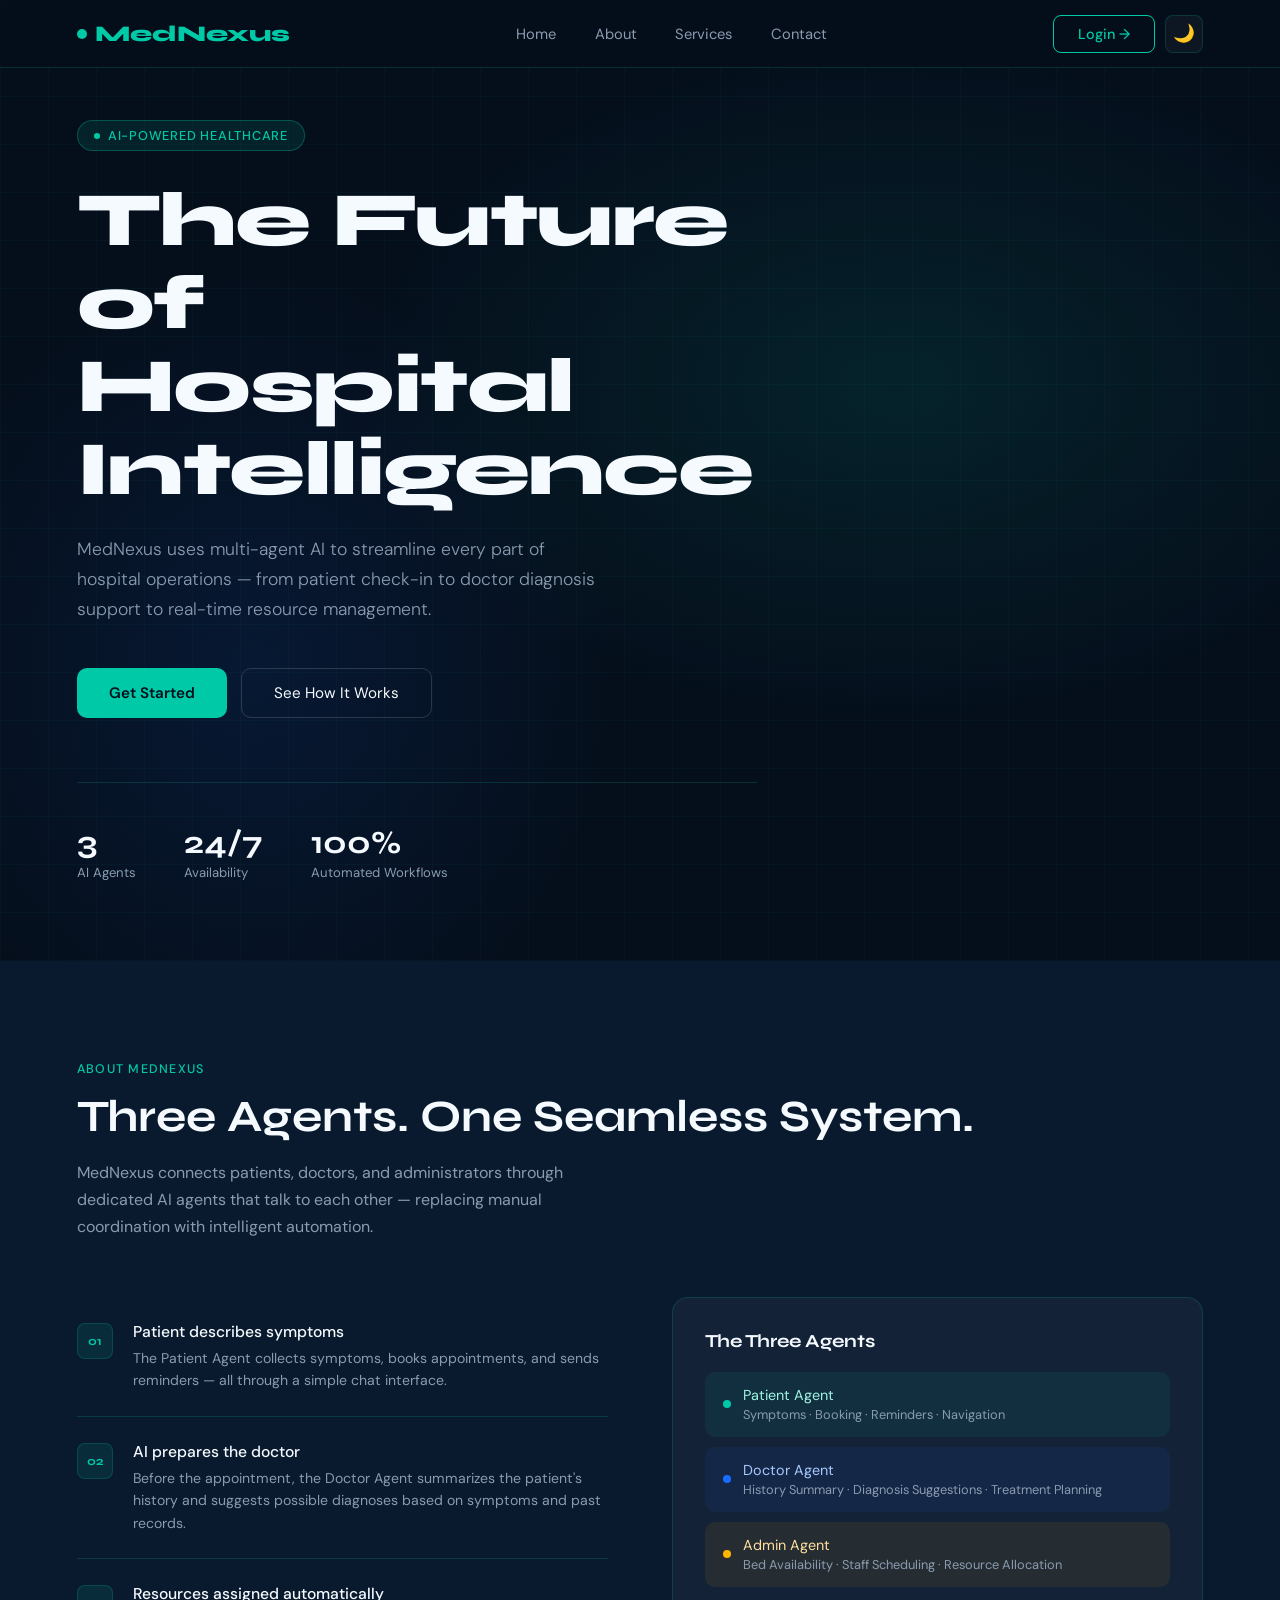
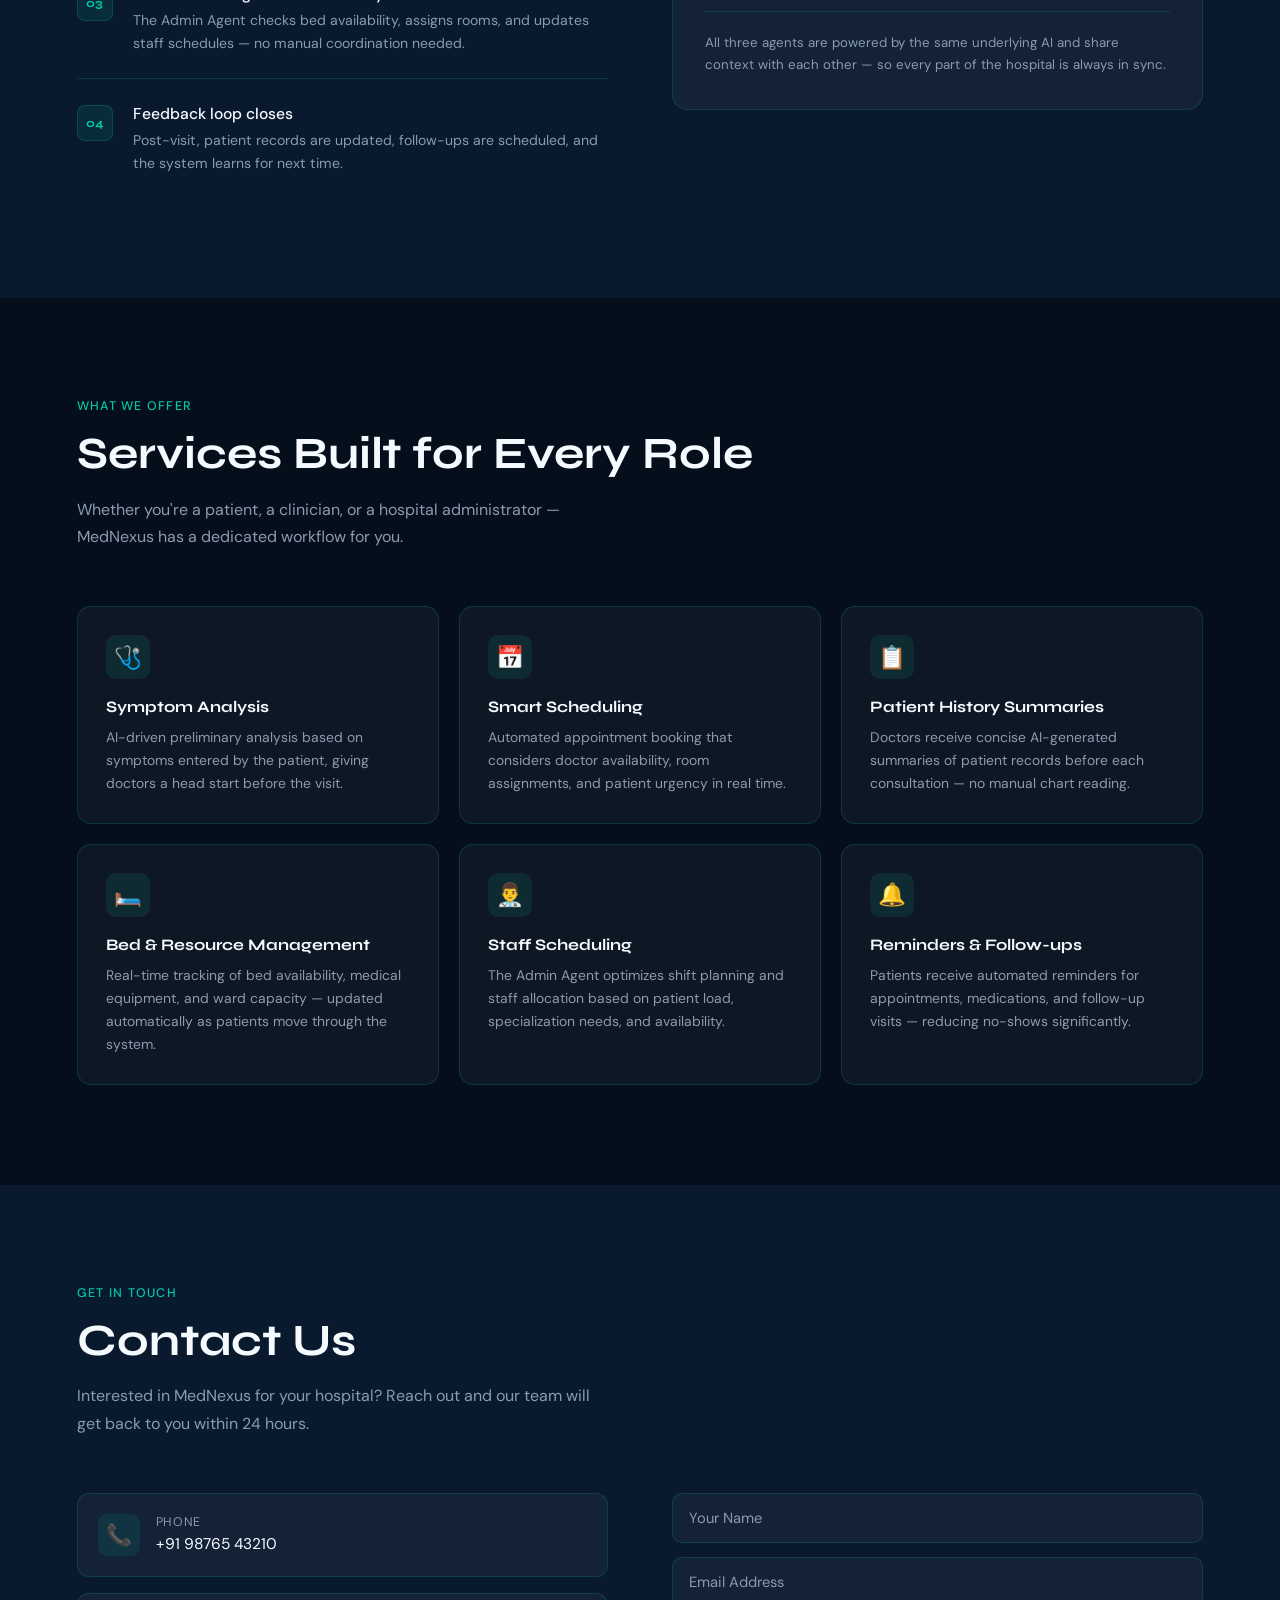
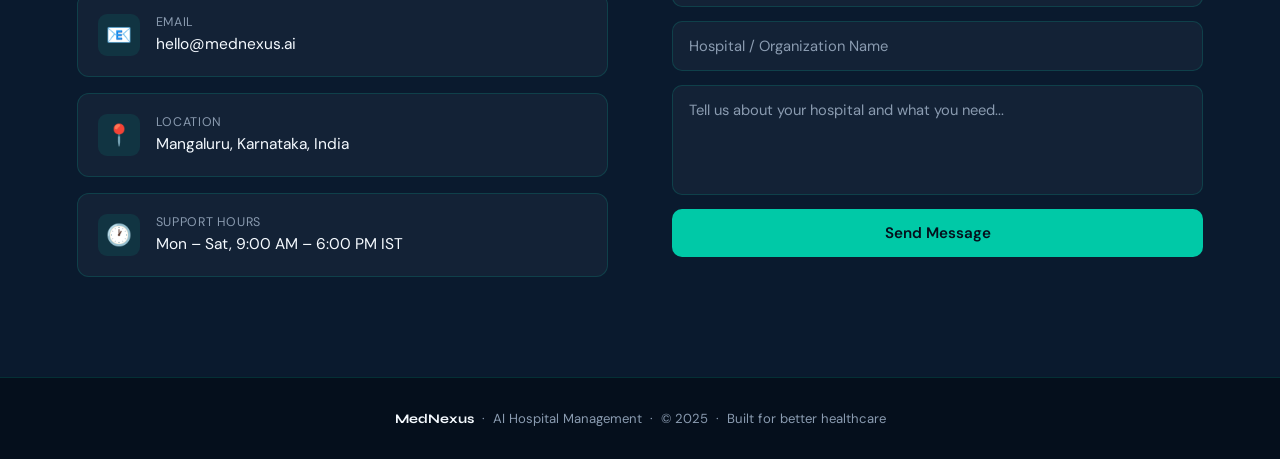
<file: index.html>
<!DOCTYPE html>
<html lang="en">
<head>
<meta charset="UTF-8">
<meta name="viewport" content="width=device-width, initial-scale=1.0">
<title>MedNexus — AI Hospital Management</title>
<link href="https://fonts.googleapis.com/css2?family=Syne:wght@400;600;700;800&family=DM+Sans:ital,wght@0,300;0,400;0,500;1,300&display=swap" rel="stylesheet">
<link rel="stylesheet" href="style.css">
</head>
<body>

<!-- NAV -->
<nav>
  <a href="#home" class="logo"><span class="logo-dot"></span> MedNexus</a>
  <ul class="nav-links">
    <li><a href="#home">Home</a></li>
    <li><a href="#about">About</a></li>
    <li><a href="#services">Services</a></li>
    <li><a href="#contact">Contact</a></li>
  </ul>
  <div class="nav-right">
    <button class="btn-login" onclick="openLogin()">Login →</button>
    <button class="theme-toggle" id="themeToggle" onclick="toggleTheme()" title="Toggle theme">🌙</button>
  </div>
</nav>

<!-- HERO -->
<section id="home">
  <div class="hero-bg"></div>
  <div class="hero-grid"></div>
  <div class="hero-content">
    <div class="hero-badge"><span></span> AI-Powered Healthcare</div>
    <h1>The Future of<br>Hospital Intelligence</h1>
    <p class="hero-sub">MedNexus uses multi-agent AI to streamline every part of hospital operations — from patient check-in to doctor diagnosis support to real-time resource management.</p>
    <div class="hero-cta">
      <button class="btn-primary" onclick="document.getElementById('about').scrollIntoView({behavior:'smooth'})">Get Started</button>
      <button class="btn-outline" onclick="document.getElementById('services').scrollIntoView({behavior:'smooth'})">See How It Works</button>
    </div>
    <div class="hero-stats">
      <div><div class="stat-val">3</div><div class="stat-label">AI Agents</div></div>
      <div><div class="stat-val">24/7</div><div class="stat-label">Availability</div></div>
      <div><div class="stat-val">100%</div><div class="stat-label">Automated Workflows</div></div>
    </div>
  </div>
</section>

<!-- ABOUT -->
<section id="about">
  <div class="section-tag">About MedNexus</div>
  <h2 class="section-title">Three Agents. One Seamless System.</h2>
  <p class="section-sub">MedNexus connects patients, doctors, and administrators through dedicated AI agents that talk to each other — replacing manual coordination with intelligent automation.</p>
  <div class="about-grid">
    <div class="flow-steps">
      <div class="flow-step">
        <div class="step-num">01</div>
        <div><div class="step-title">Patient describes symptoms</div><div class="step-desc">The Patient Agent collects symptoms, books appointments, and sends reminders — all through a simple chat interface.</div></div>
      </div>
      <div class="flow-step">
        <div class="step-num">02</div>
        <div><div class="step-title">AI prepares the doctor</div><div class="step-desc">Before the appointment, the Doctor Agent summarizes the patient's history and suggests possible diagnoses based on symptoms and past records.</div></div>
      </div>
      <div class="flow-step">
        <div class="step-num">03</div>
        <div><div class="step-title">Resources assigned automatically</div><div class="step-desc">The Admin Agent checks bed availability, assigns rooms, and updates staff schedules — no manual coordination needed.</div></div>
      </div>
      <div class="flow-step">
        <div class="step-num">04</div>
        <div><div class="step-title">Feedback loop closes</div><div class="step-desc">Post-visit, patient records are updated, follow-ups are scheduled, and the system learns for next time.</div></div>
      </div>
    </div>
    <div class="about-card">
      <h3>The Three Agents</h3>
      <div class="agent-pill patient"><span class="dot"></span><div><div>Patient Agent</div><div class="agent-desc">Symptoms · Booking · Reminders · Navigation</div></div></div>
      <div class="agent-pill doctor"><span class="dot"></span><div><div>Doctor Agent</div><div class="agent-desc">History Summary · Diagnosis Suggestions · Treatment Planning</div></div></div>
      <div class="agent-pill admin"><span class="dot"></span><div><div>Admin Agent</div><div class="agent-desc">Bed Availability · Staff Scheduling · Resource Allocation</div></div></div>
      <div class="about-note">All three agents are powered by the same underlying AI and share context with each other — so every part of the hospital is always in sync.</div>
    </div>
  </div>
</section>

<!-- SERVICES -->
<section id="services">
  <div class="section-tag">What We Offer</div>
  <h2 class="section-title">Services Built for Every Role</h2>
  <p class="section-sub">Whether you're a patient, a clinician, or a hospital administrator — MedNexus has a dedicated workflow for you.</p>
  <div class="services-grid">
    <div class="service-card"><div class="service-icon">🩺</div><div class="service-title">Symptom Analysis</div><div class="service-desc">AI-driven preliminary analysis based on symptoms entered by the patient, giving doctors a head start before the visit.</div></div>
    <div class="service-card"><div class="service-icon">📅</div><div class="service-title">Smart Scheduling</div><div class="service-desc">Automated appointment booking that considers doctor availability, room assignments, and patient urgency in real time.</div></div>
    <div class="service-card"><div class="service-icon">📋</div><div class="service-title">Patient History Summaries</div><div class="service-desc">Doctors receive concise AI-generated summaries of patient records before each consultation — no manual chart reading.</div></div>
    <div class="service-card"><div class="service-icon">🛏️</div><div class="service-title">Bed & Resource Management</div><div class="service-desc">Real-time tracking of bed availability, medical equipment, and ward capacity — updated automatically as patients move through the system.</div></div>
    <div class="service-card"><div class="service-icon">👨‍⚕️</div><div class="service-title">Staff Scheduling</div><div class="service-desc">The Admin Agent optimizes shift planning and staff allocation based on patient load, specialization needs, and availability.</div></div>
    <div class="service-card"><div class="service-icon">🔔</div><div class="service-title">Reminders & Follow-ups</div><div class="service-desc">Patients receive automated reminders for appointments, medications, and follow-up visits — reducing no-shows significantly.</div></div>
  </div>
</section>

<!-- CONTACT -->
<section id="contact">
  <div class="section-tag">Get In Touch</div>
  <h2 class="section-title">Contact Us</h2>
  <p class="section-sub">Interested in MedNexus for your hospital? Reach out and our team will get back to you within 24 hours.</p>
  <div class="contact-grid">
    <div class="contact-info-block">
      <div class="contact-item"><div class="contact-icon">📞</div><div><div class="contact-label">Phone</div><div class="contact-val">+91 98765 43210</div></div></div>
      <div class="contact-item"><div class="contact-icon">📧</div><div><div class="contact-label">Email</div><div class="contact-val">hello@mednexus.ai</div></div></div>
      <div class="contact-item"><div class="contact-icon">📍</div><div><div class="contact-label">Location</div><div class="contact-val">Mangaluru, Karnataka, India</div></div></div>
      <div class="contact-item"><div class="contact-icon">🕐</div><div><div class="contact-label">Support Hours</div><div class="contact-val">Mon – Sat, 9:00 AM – 6:00 PM IST</div></div></div>
    </div>
    <div class="contact-form">
      <input type="text" placeholder="Your Name">
      <input type="email" placeholder="Email Address">
      <input type="text" placeholder="Hospital / Organization Name">
      <textarea placeholder="Tell us about your hospital and what you need..."></textarea>
      <button class="btn-primary">Send Message</button>
    </div>
  </div>
</section>

<!-- FOOTER -->
<footer>
  <span class="footer-logo">MedNexus</span> &nbsp;·&nbsp; AI Hospital Management &nbsp;·&nbsp; © 2025 &nbsp;·&nbsp; Built for better healthcare
</footer>

<!-- LOGIN MODAL -->
<div class="modal-overlay" id="loginModal" onclick="handleOverlayClick(event)">
  <div class="modal">
    <button class="modal-close" onclick="closeLogin()">×</button>

    <!-- SCREEN 1: Role Selection -->
    <div id="screen-role">
      <h2>Welcome to MedNexus</h2>
      <p class="modal-sub">Select your role to continue</p>
      <div class="role-cards">
        <a href="#" class="role-card patient" onclick="selectRole('patient'); return false;">
          <span class="role-emoji">🧑‍🦽</span>
          <div><div class="role-name">Patient</div><div class="role-hint">Book appointments, track health</div></div>
          <span class="role-arrow">→</span>
        </a>
        <a href="#" class="role-card doctor" onclick="selectRole('doctor'); return false;">
          <span class="role-emoji">👨‍⚕️</span>
          <div><div class="role-name">Doctor</div><div class="role-hint">View patient queue, diagnose</div></div>
          <span class="role-arrow">→</span>
        </a>
        <a href="#" class="role-card admin" onclick="selectRole('admin'); return false;">
          <span class="role-emoji">🏥</span>
          <div><div class="role-name">Administrator</div><div class="role-hint">Manage resources, staff, beds</div></div>
          <span class="role-arrow">→</span>
        </a>
      </div>
    </div>

    <!-- SCREEN 2: Patient Login / Register -->
    <div id="screen-patient" style="display:none;">
      <button class="modal-back" onclick="showScreen('role')">← Back</button>
      <h2>Patient Portal</h2>
      <p class="modal-sub">Login or create a new account</p>
      <div class="auth-tabs">
        <button class="auth-tab active" id="tab-login" onclick="switchTab('login')">Login</button>
        <button class="auth-tab" id="tab-register" onclick="switchTab('register')">Register</button>
      </div>
      <div id="form-login">
        <input type="email" id="patient-login-email" placeholder="Email address" />
        <input type="password" id="patient-login-password" placeholder="Password" />
        <div id="patient-login-error" class="auth-error"></div>
        <button class="btn-primary full-width" onclick="patientLogin()">Login →</button>
      </div>
      <div id="form-register" style="display:none;">
        <input type="text" id="patient-reg-name" placeholder="Full name" />
        <input type="text" id="patient-reg-age" placeholder="Age" />
        <input type="email" id="patient-reg-email" placeholder="Email address" />
        <input type="password" id="patient-reg-password" placeholder="Password" />
        <div id="patient-reg-error" class="auth-error"></div>
        <button class="btn-primary full-width" onclick="patientRegister()">Create Account →</button>
      </div>
    </div>

    <!-- SCREEN 3: Doctor Password -->
    <div id="screen-doctor" style="display:none;">
      <button class="modal-back" onclick="showScreen('role')">← Back</button>
      <h2>Doctor Portal</h2>
      <p class="modal-sub">Enter your access password to continue</p>
      <input type="password" id="doctor-password" placeholder="Enter password" />
      <div id="doctor-error" class="auth-error"></div>
      <button class="btn-primary full-width" onclick="doctorLogin()">Access Portal →</button>
    </div>

    <!-- SCREEN 4: Admin Password -->
    <div id="screen-admin" style="display:none;">
      <button class="modal-back" onclick="showScreen('role')">← Back</button>
      <h2>Admin Portal</h2>
      <p class="modal-sub">Enter your access password to continue</p>
      <input type="password" id="admin-password" placeholder="Enter password" />
      <div id="admin-error" class="auth-error"></div>
      <button class="btn-primary full-width" onclick="adminLogin()">Access Portal →</button>
    </div>

  </div>
</div>

<script src="script.js"></script>
</body>
</html>
</file>
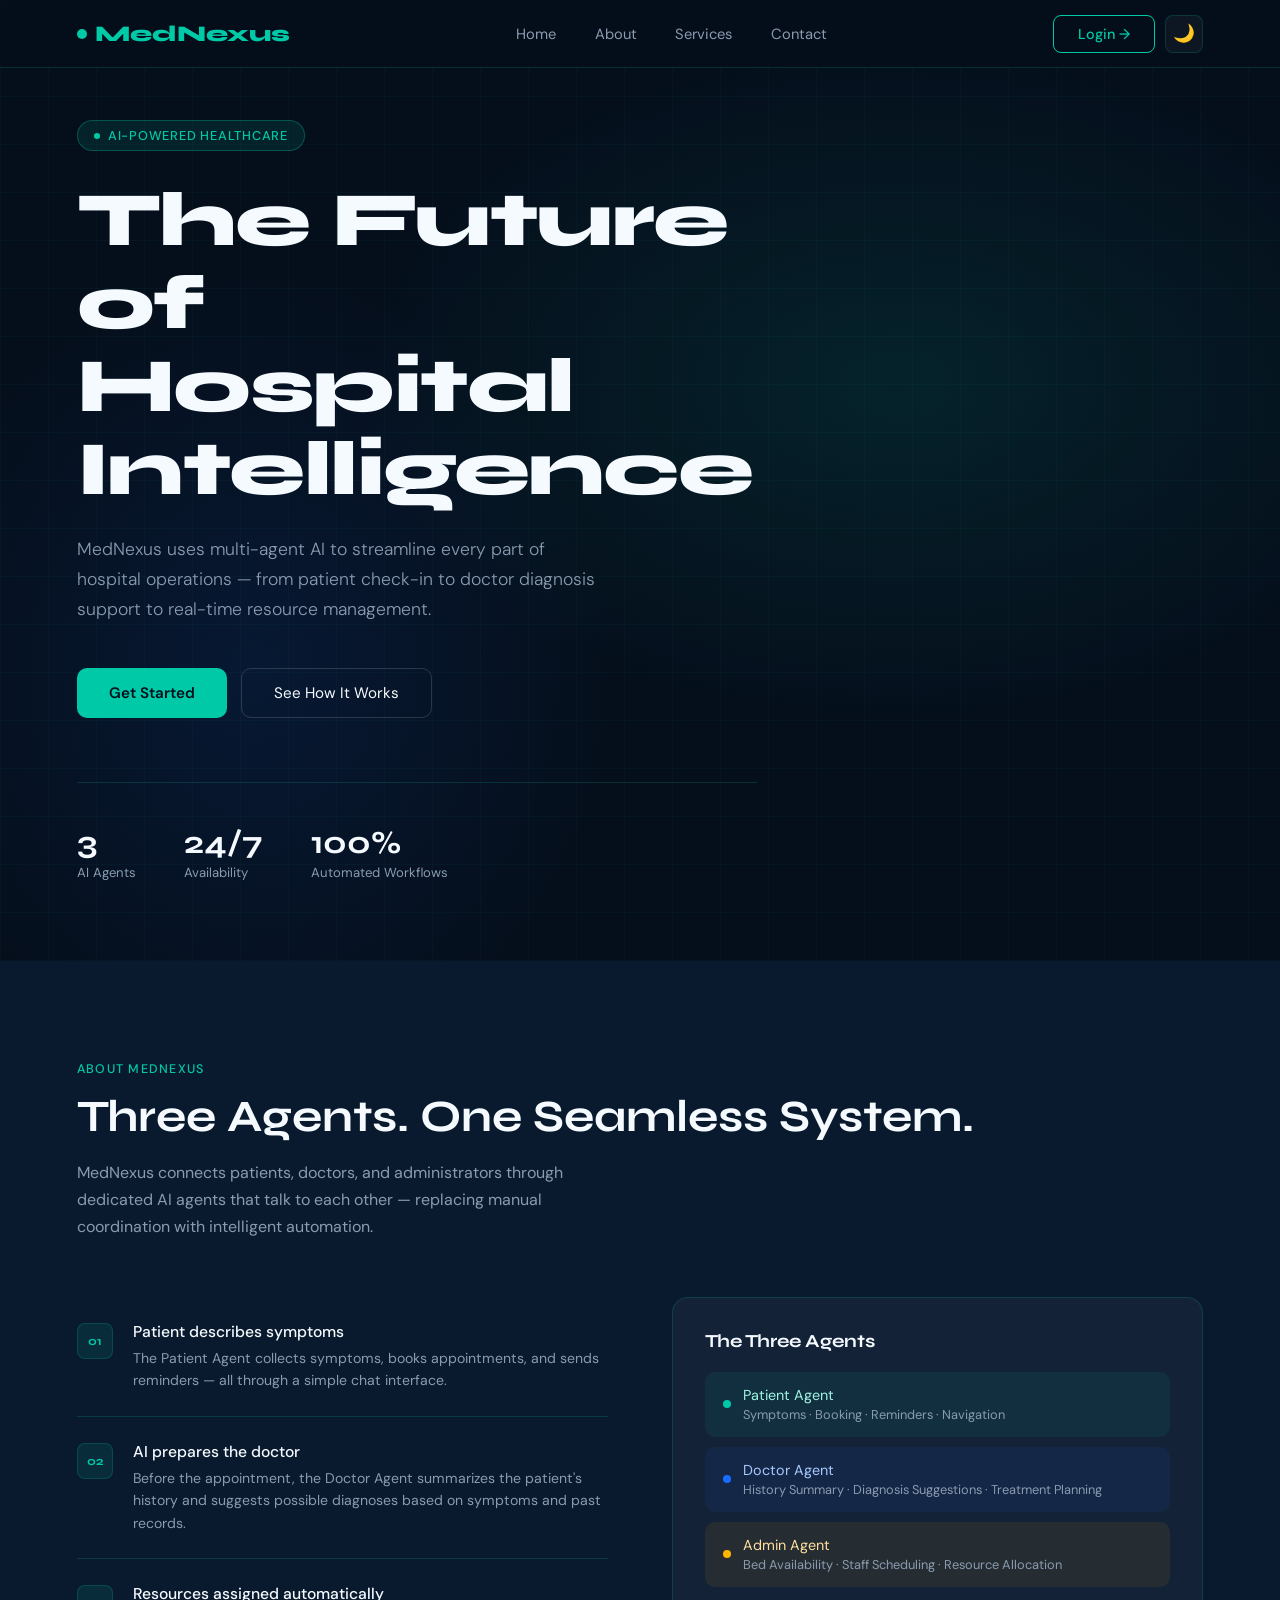
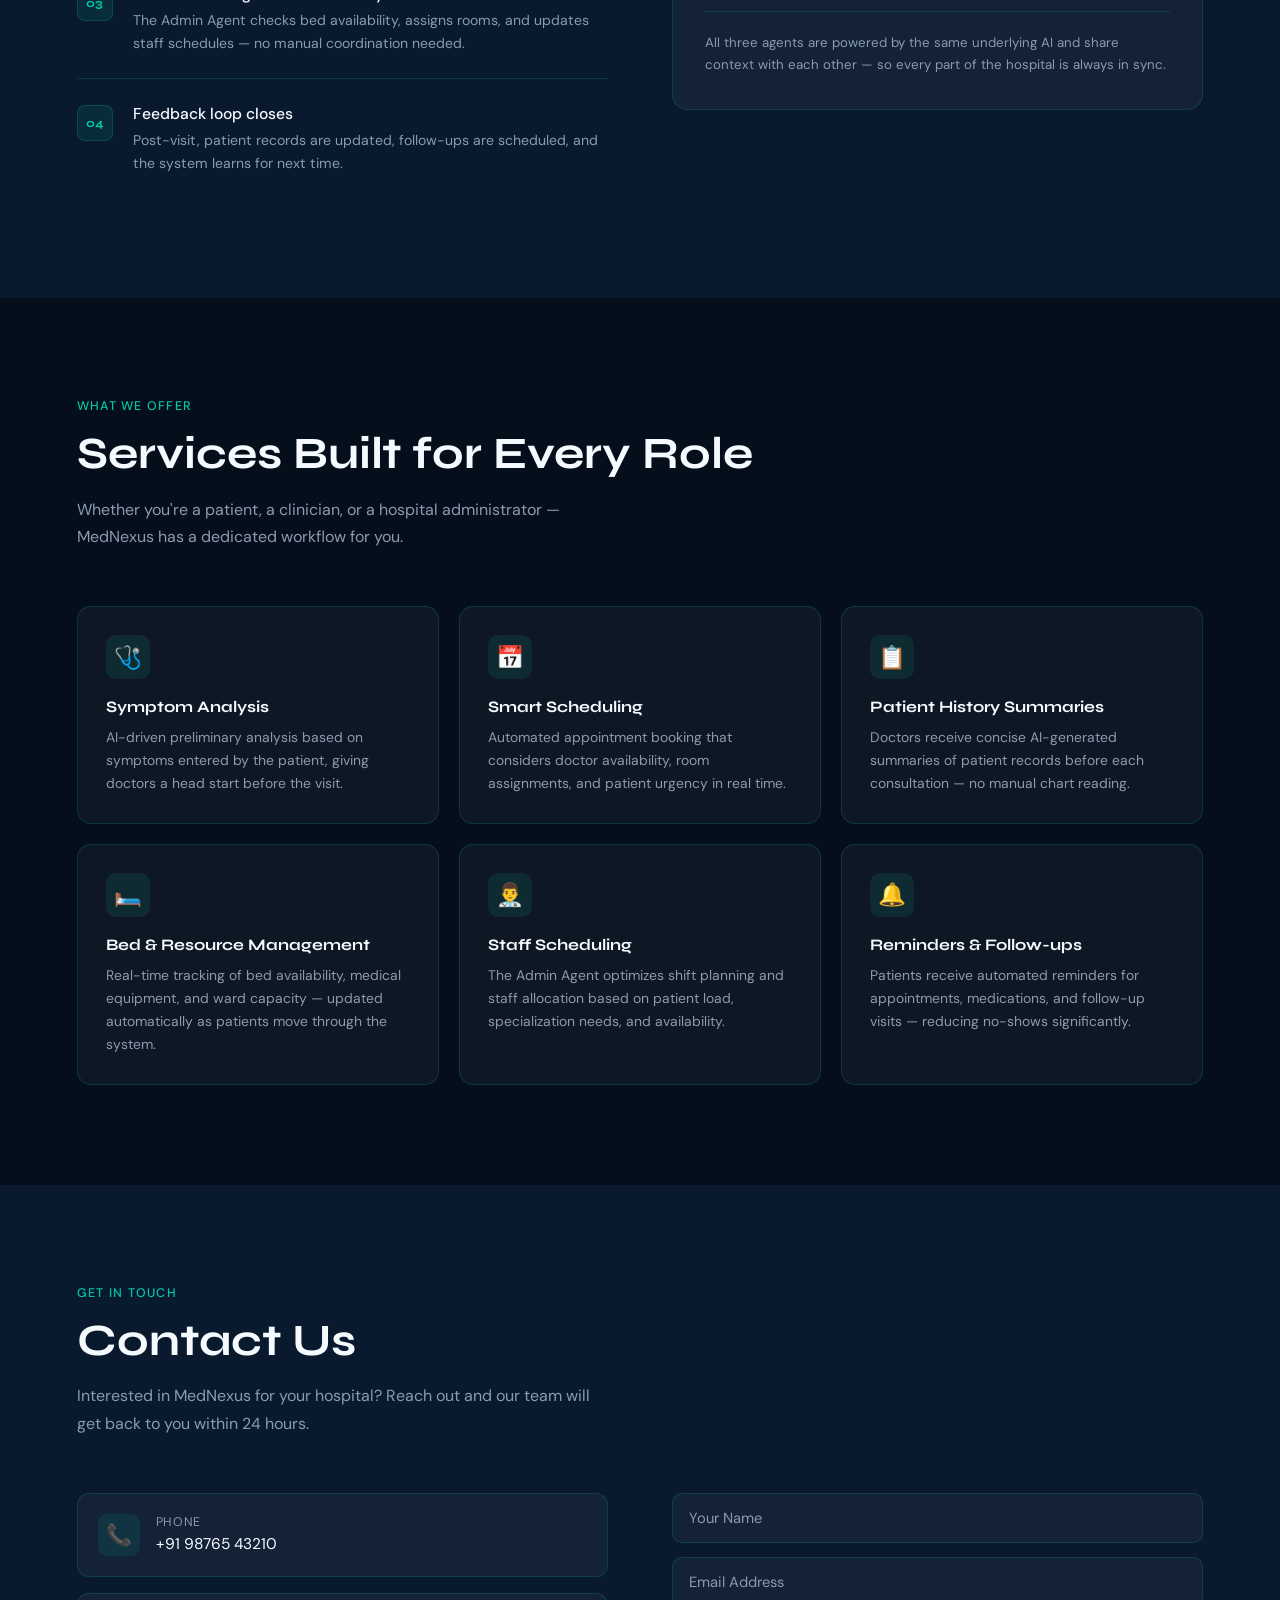
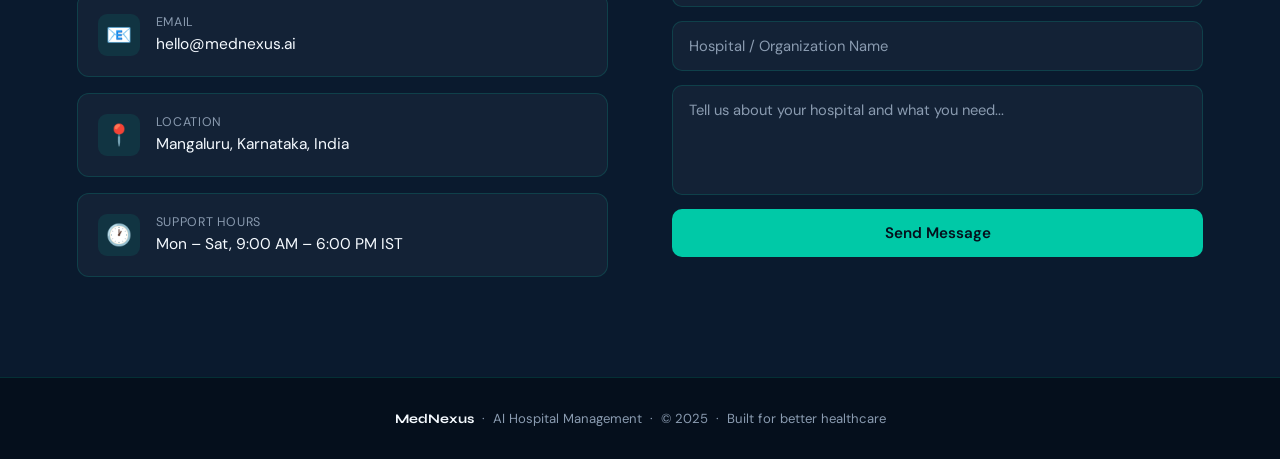
<file: admin/index.html>
<!DOCTYPE html>
<html lang="en">
<head>
  <meta charset="UTF-8" />
  <meta name="viewport" content="width=device-width, initial-scale=1.0"/>
  <title>MedNexus — Admin Dashboard</title>
  <link rel="stylesheet" href="../shared.css"/>
  <link rel="stylesheet" href="style.css"/>
</head>
<body>

  <nav class="navbar">
    <div class="navbar-left">
      <a href="../index.html" class="nav-logo">⬤ MedNexus</a>
      <div class="nav-divider"></div>
      <span class="nav-page-title">Admin Dashboard</span>
    </div>
    <div class="navbar-right">
      <span class="nav-role-badge">🏥 Admin</span>
      <button class="btn-icon" id="themeToggle" title="Toggle theme">🌙</button>
      <button class="btn-secondary" onclick="logout()" style="font-size:0.82rem;padding:7px 16px;">Logout</button>
    </div>
  </nav>

  <div class="page-wrapper">
    <div class="page-content">

      <div class="page-header">
        <h1>Admin Dashboard</h1>
        <p>Monitor hospital operations, manage doctors and view feedback.</p>
      </div>

      <!-- STATS CARDS -->
      <div class="grid-4" style="margin-bottom:28px;">
        <div class="stat-card">
          <div class="stat-label">Available Beds</div>
          <div class="stat-value" id="statBeds">—</div>
          <div class="stat-sub" id="statBedsTotal">out of — total</div>
        </div>
        <div class="stat-card">
          <div class="stat-label">ICU Available</div>
          <div class="stat-value" id="statIcu">—</div>
          <div class="stat-sub" id="statIcuTotal">out of — total</div>
        </div>
        <div class="stat-card">
          <div class="stat-label">Doctors on Duty</div>
          <div class="stat-value" id="statDoctors">—</div>
          <div class="stat-sub">active right now</div>
        </div>
        <div class="stat-card">
          <div class="stat-label">Patients in Queue</div>
          <div class="stat-value" id="statQueue">—</div>
          <div class="stat-sub" id="statEmergency">— emergency cases</div>
        </div>
      </div>

      <!-- TABS -->
      <div class="tabs" style="margin-bottom:28px;">
        <button class="tab-btn active" onclick="switchTab('queue', event)">📋 Live Queue</button>
        <button class="tab-btn" onclick="switchTab('doctors', event)">👨‍⚕️ Manage Doctors</button>
        <button class="tab-btn" onclick="switchTab('feedback', event)">⭐ Feedback</button>
        <button class="tab-btn" onclick="switchTab('chat', event)">🤖 AI Assistant</button>
      </div>

      <!-- TAB 1: LIVE QUEUE -->
      <div id="tab-queue" class="tab-content">
        <div style="display:flex; align-items:center; justify-content:space-between; margin-bottom:16px;">
          <div class="card-title" style="margin-bottom:0;">Live Patient Queue</div>
          <button class="btn-secondary" onclick="loadQueue()" style="font-size:0.82rem;padding:7px 16px;">🔄 Refresh</button>
        </div>
        <div id="queueList">
          <div class="empty-state">
            <div class="empty-icon">⏳</div>
            <p>Loading queue...</p>
          </div>
        </div>
      </div>

      <!-- TAB 2: MANAGE DOCTORS -->
      <div id="tab-doctors" class="tab-content hidden">
        <div class="grid-2" style="align-items:start;">

          <!-- Add Doctor Form -->
          <div>
            <div class="card-title">Add New Doctor</div>
            <div class="card">
              <div class="form-group" style="margin-bottom:14px;">
                <label class="form-label">Full Name</label>
                <input class="form-input" id="docName" placeholder="e.g. Dr. Anita Shetty"/>
              </div>
              <div class="form-group" style="margin-bottom:14px;">
                <label class="form-label">Specialty</label>
                <input class="form-input" id="docSpecialty" placeholder="e.g. Cardiology"/>
              </div>
              <div class="form-group" style="margin-bottom:20px;">
                <label class="form-label">Contact Number</label>
                <input class="form-input" id="docContact" placeholder="e.g. 9876543210"/>
              </div>
              <button class="btn-primary" onclick="addDoctor()" id="addDoctorBtn" style="width:100%;">
                + Add Doctor
              </button>
            </div>
          </div>

          <!-- Doctor List -->
          <div>
            <div style="display:flex; align-items:center; justify-content:space-between; margin-bottom:12px;">
              <div class="card-title" style="margin-bottom:0;">Doctor List</div>
              <button class="btn-secondary" onclick="loadDoctors()" style="font-size:0.82rem;padding:7px 16px;">🔄 Refresh</button>
            </div>
            <div id="doctorList">
              <div class="empty-state">
                <div class="empty-icon">👨‍⚕️</div>
                <p>Loading doctors...</p>
              </div>
            </div>
          </div>

        </div>
      </div>

      <!-- TAB 3: FEEDBACK -->
      <div id="tab-feedback" class="tab-content hidden">
        <div style="display:flex; align-items:center; justify-content:space-between; margin-bottom:16px;">
          <div class="card-title" style="margin-bottom:0;">Patient Feedback</div>
          <button class="btn-secondary" onclick="loadFeedback()" style="font-size:0.82rem;padding:7px 16px;">🔄 Refresh</button>
        </div>
        <div id="feedbackStats" style="margin-bottom:20px;"></div>
        <div id="feedbackList">
          <div class="empty-state">
            <div class="empty-icon">⭐</div>
            <p>Loading feedback...</p>
          </div>
        </div>
      </div>

      <!-- TAB 4: AI ASSISTANT -->
      <div id="tab-chat" class="tab-content hidden">
        <div class="grid-2" style="align-items:start;">
          <div>
            <div class="card-title">Ask the Admin Agent</div>
            <div class="chat-container">
              <div class="chat-messages" id="chatMessages">
                <div class="chat-bubble ai">
                  <div class="bubble-label">Admin Agent</div>
                  Hello! I'm your MedNexus Admin Assistant. Ask me anything about hospital operations — bed availability, queue status, staff, or resource optimization. 🏥
                </div>
              </div>
              <div class="chat-input-area">
                <textarea
                  class="chat-input"
                  id="chatInput"
                  rows="1"
                  placeholder="Ask about beds, queue, staff..."
                  onkeydown="handleChatKey(event)"
                ></textarea>
                <button class="btn-primary" id="sendBtn" onclick="sendMessage()">Send</button>
              </div>
            </div>
            <button class="btn-secondary" style="margin-top:10px;font-size:0.82rem;" onclick="resetChat()">🔄 New Conversation</button>
          </div>

          <div>
            <div class="card-title">Quick Questions</div>
            <div class="quick-questions">
              <button class="quick-btn" onclick="askQuick('How many beds are available right now?')">🛏️ Bed availability</button>
              <button class="quick-btn" onclick="askQuick('How many patients are currently in the queue?')">👥 Queue status</button>
              <button class="quick-btn" onclick="askQuick('How many doctors are on duty today?')">👨‍⚕️ Doctors on duty</button>
              <button class="quick-btn" onclick="askQuick('How many ICU beds are available?')">🏥 ICU status</button>
              <button class="quick-btn" onclick="askQuick('Give me a summary of today hospital operations.')">📊 Daily summary</button>
              <button class="quick-btn" onclick="askQuick('Are there any critical resource shortages I should know about?')">⚠️ Critical alerts</button>
            </div>
          </div>
        </div>
      </div>

    </div>
  </div>

  <script src="script.js"></script>
</body>
</html>
</file>
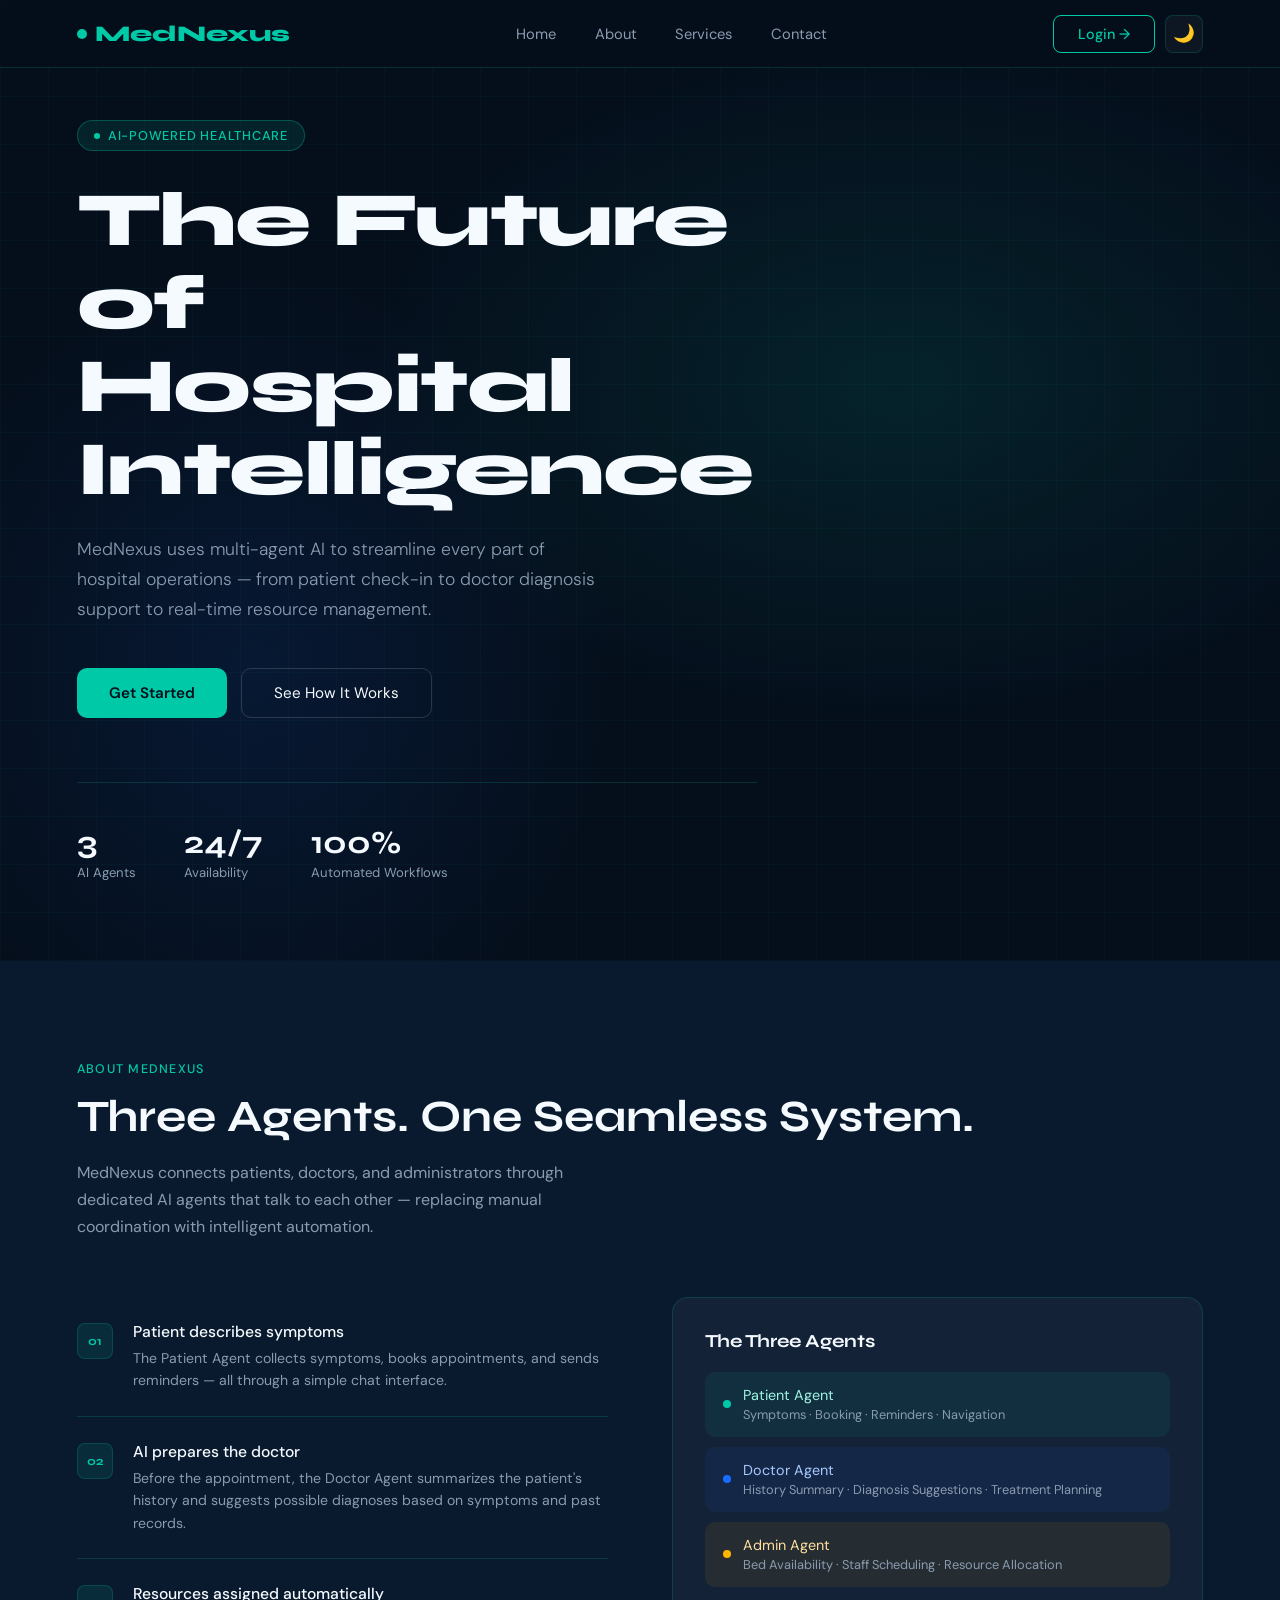
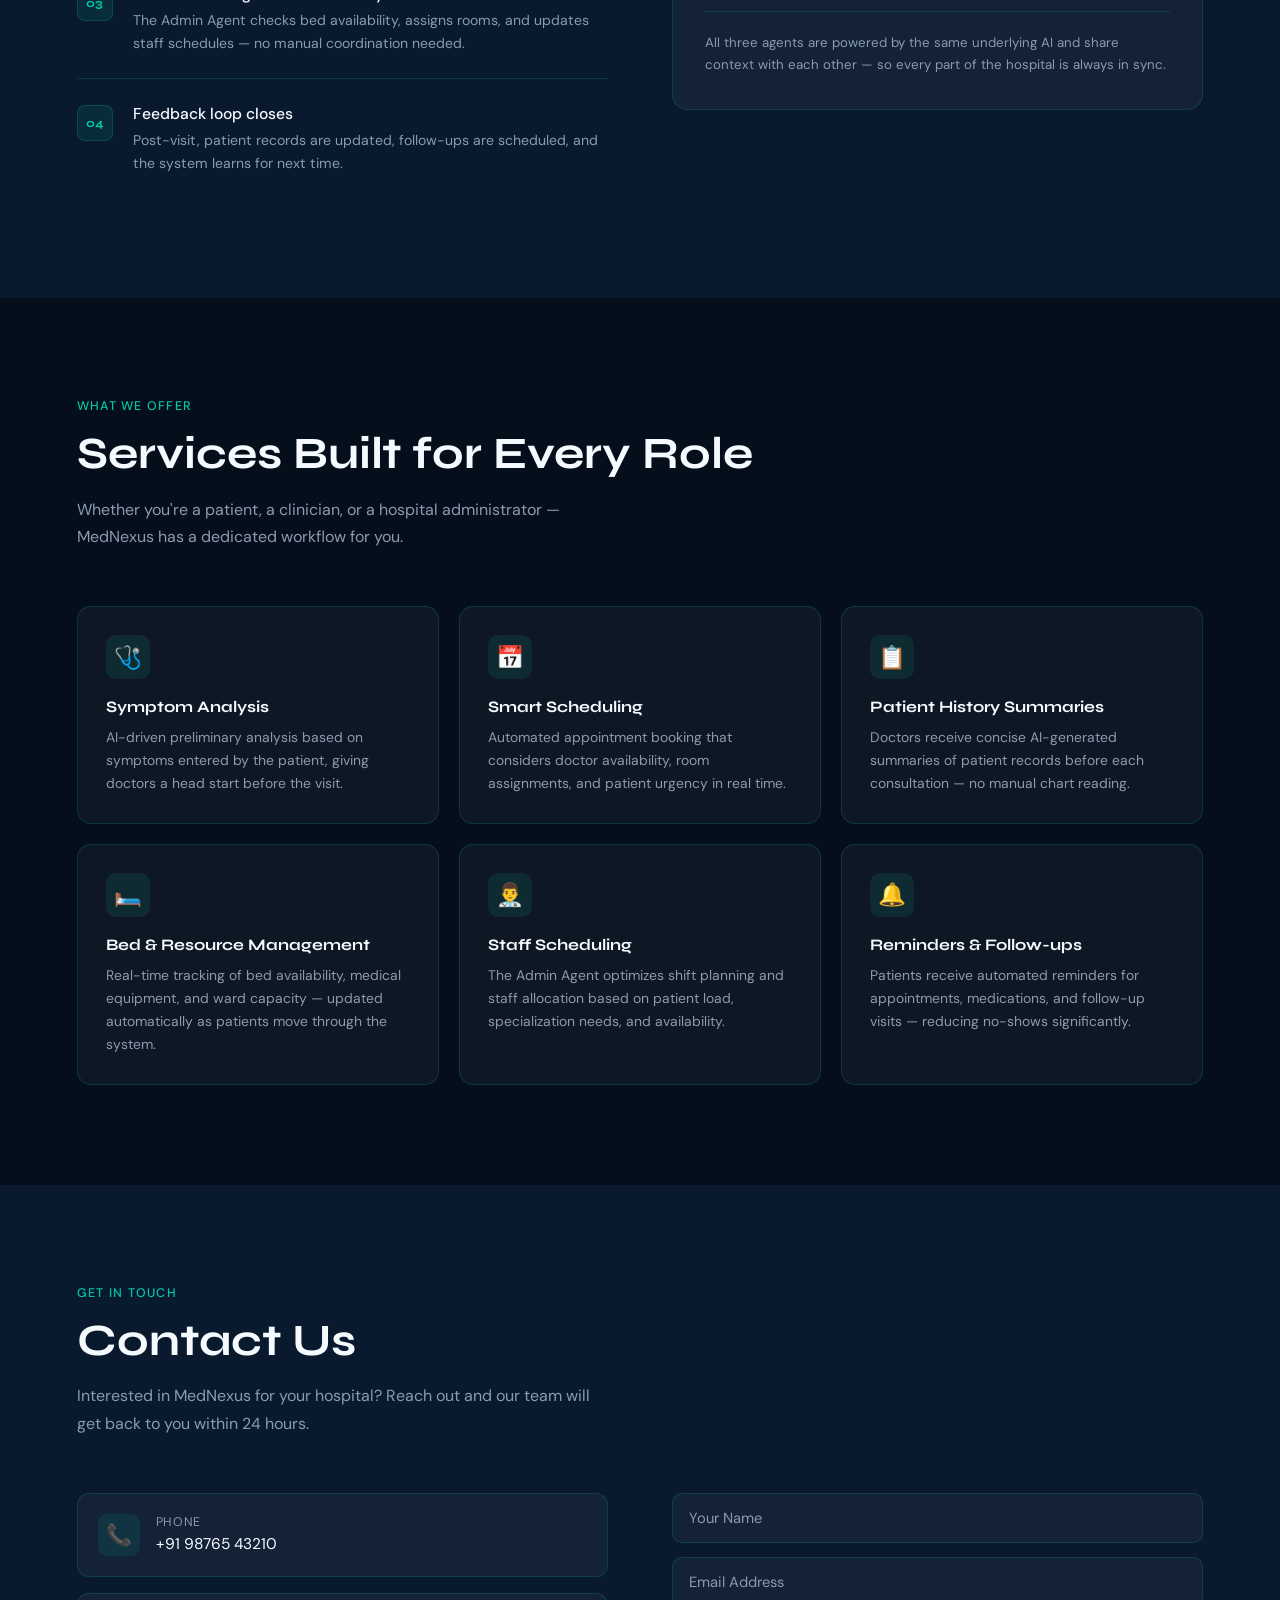
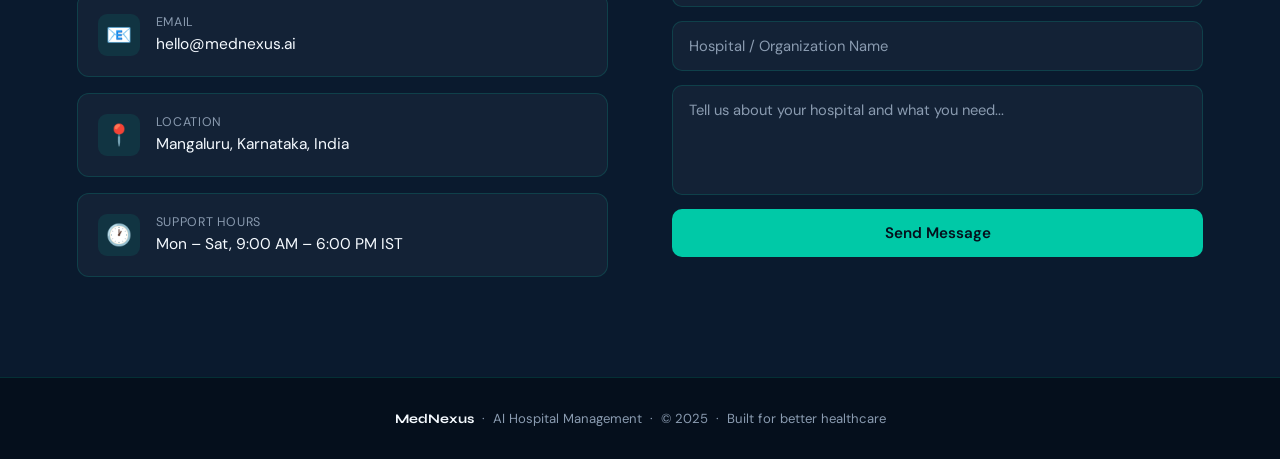
<file: doctor/index.html>
<!DOCTYPE html>
<html lang="en">
<head>
  <meta charset="UTF-8" />
  <meta name="viewport" content="width=device-width, initial-scale=1.0"/>
  <title>MedNexus — Doctor Dashboard</title>
  <link rel="stylesheet" href="../shared.css"/>
  <link rel="stylesheet" href="style.css"/>
</head>
<body>

  <nav class="navbar">
    <div class="navbar-left">
      <a href="../index.html" class="nav-logo">⬤ MedNexus</a>
      <div class="nav-divider"></div>
      <span class="nav-page-title">Doctor Dashboard</span>
    </div>
    <div class="navbar-right">
      <span class="nav-role-badge">👨‍⚕️ Doctor</span>
      <button class="btn-icon" id="themeToggle" title="Toggle theme">🌙</button>
      <button class="btn-secondary" onclick="logout()" style="font-size:0.82rem;padding:7px 16px;">Logout</button>
    </div>
  </nav>

  <div class="page-wrapper">
    <div class="page-content">

      <div class="page-header">
        <h1>Doctor Dashboard</h1>
        <p>View your patient queue and get AI-powered clinical analysis.</p>
      </div>

      <div class="tabs" style="margin-bottom: 28px;">
        <button class="tab-btn active" onclick="switchTab('queue', event)">🏥 Patient Queue</button>
        <button class="tab-btn" onclick="switchTab('analysis', event)">🧠 AI Analysis</button>
        <button class="tab-btn" onclick="switchTab('prescription', event)">📋 Write Prescription</button>
      </div>

      <!-- TAB 1: PATIENT QUEUE -->
      <div id="tab-queue" class="tab-content">
        <div style="display:flex; align-items:center; justify-content:space-between; margin-bottom:16px;">
          <div class="card-title" style="margin-bottom:0;">Today's Queue</div>
          <button class="btn-secondary" onclick="loadQueue()" style="font-size:0.82rem;padding:7px 16px;">🔄 Refresh</button>
        </div>
        <div id="queueList">
          <div class="empty-state">
            <div class="empty-icon">⏳</div>
            <p>Loading patient queue...</p>
          </div>
        </div>
      </div>

      <!-- TAB 2: AI ANALYSIS -->
      <div id="tab-analysis" class="tab-content hidden">
        <div class="grid-2" style="align-items:start;">

          <div>
            <div class="card-title">Patient Information</div>
            <div class="card">
              <div class="form-group" style="margin-bottom:14px;">
                <label class="form-label">Selected Patient</label>
                <input class="form-input" id="selectedPatient" placeholder="Select a patient from the queue..." readonly/>
              </div>
              <div class="form-group" style="margin-bottom:14px;">
                <label class="form-label">Reported Symptoms</label>
                <textarea class="form-textarea" id="patientSymptoms" placeholder="Patient symptoms will appear here when selected from queue, or type manually..." style="min-height:120px;"></textarea>
              </div>
              <div class="form-group" style="margin-bottom:14px;">
                <label class="form-label">Additional Notes (optional)</label>
                <textarea class="form-textarea" id="doctorNotes" placeholder="Add any additional observations or patient history..." style="min-height:80px;"></textarea>
              </div>
              <button class="btn-primary" onclick="analyzePatient()" id="analyzeBtn" style="width:100%;">
                🧠 Analyze with AI
              </button>
            </div>
          </div>

          <div>
            <div class="card-title">AI Clinical Analysis</div>
            <div class="card" id="analysisResult" style="min-height:300px;">
              <div class="empty-state">
                <div class="empty-icon">🧠</div>
                <p>Select a patient from the queue and click "Analyze with AI" to get a clinical summary and diagnosis suggestions.</p>
              </div>
            </div>
          </div>

        </div>
      </div>

      <!-- TAB 3: WRITE PRESCRIPTION -->
      <div id="tab-prescription" class="tab-content hidden">
        <div style="max-width:640px; margin:0 auto;">
          <div class="card-title">Write Prescription</div>
          <div class="card">

            <div class="form-group" style="margin-bottom:14px;">
              <label class="form-label">Patient Token</label>
              <input class="form-input" id="prescPatient" placeholder="Enter token number (e.g. 247)"/>
            </div>

            <div class="divider"></div>

            <div id="medicineList">
              <div class="medicine-row" id="medicine-0">
                <div class="medicine-row-header">
                  <span class="medicine-num">Medicine 1</span>
                </div>
                <div class="medicine-fields">
                  <div class="form-group">
                    <label class="form-label">Medicine Name</label>
                    <input class="form-input" placeholder="e.g. Paracetamol 500mg"/>
                  </div>
                  <div class="form-group">
                    <label class="form-label">Dosage</label>
                    <input class="form-input" placeholder="e.g. 1 tablet"/>
                  </div>
                  <div class="form-group">
                    <label class="form-label">Frequency</label>
                    <select class="form-select">
                      <option>Once daily</option>
                      <option>Twice daily</option>
                      <option>Three times daily</option>
                      <option>Four times daily</option>
                      <option>At night</option>
                      <option>As needed</option>
                    </select>
                  </div>
                  <div class="form-group">
                    <label class="form-label">Duration</label>
                    <input class="form-input" placeholder="e.g. 5 days"/>
                  </div>
                  <div class="form-group" style="grid-column: span 2;">
                    <label class="form-label">Instructions</label>
                    <input class="form-input" placeholder="e.g. Take after food, avoid alcohol"/>
                  </div>
                </div>
              </div>
            </div>

            <div style="display:flex; gap:10px; margin-top:16px;">
              <button class="btn-secondary" onclick="addMedicine()" style="font-size:0.85rem;">+ Add Medicine</button>
              <button class="btn-danger" onclick="removeMedicine()" style="font-size:0.85rem;">− Remove Last</button>
            </div>

            <div class="divider"></div>

            <div class="form-group" style="margin-bottom:16px;">
              <label class="form-label">Doctor's Notes</label>
              <textarea class="form-textarea" id="prescNotes" placeholder="Additional instructions, follow-up date, diet restrictions..."></textarea>
            </div>

            <button class="btn-primary" onclick="savePrescription()" id="savePresBtn" style="width:100%;">
              💾 Save Prescription
            </button>

          </div>
        </div>
      </div>

    </div>
  </div>

  <script src="script.js"></script>
</body>
</html>
</file>
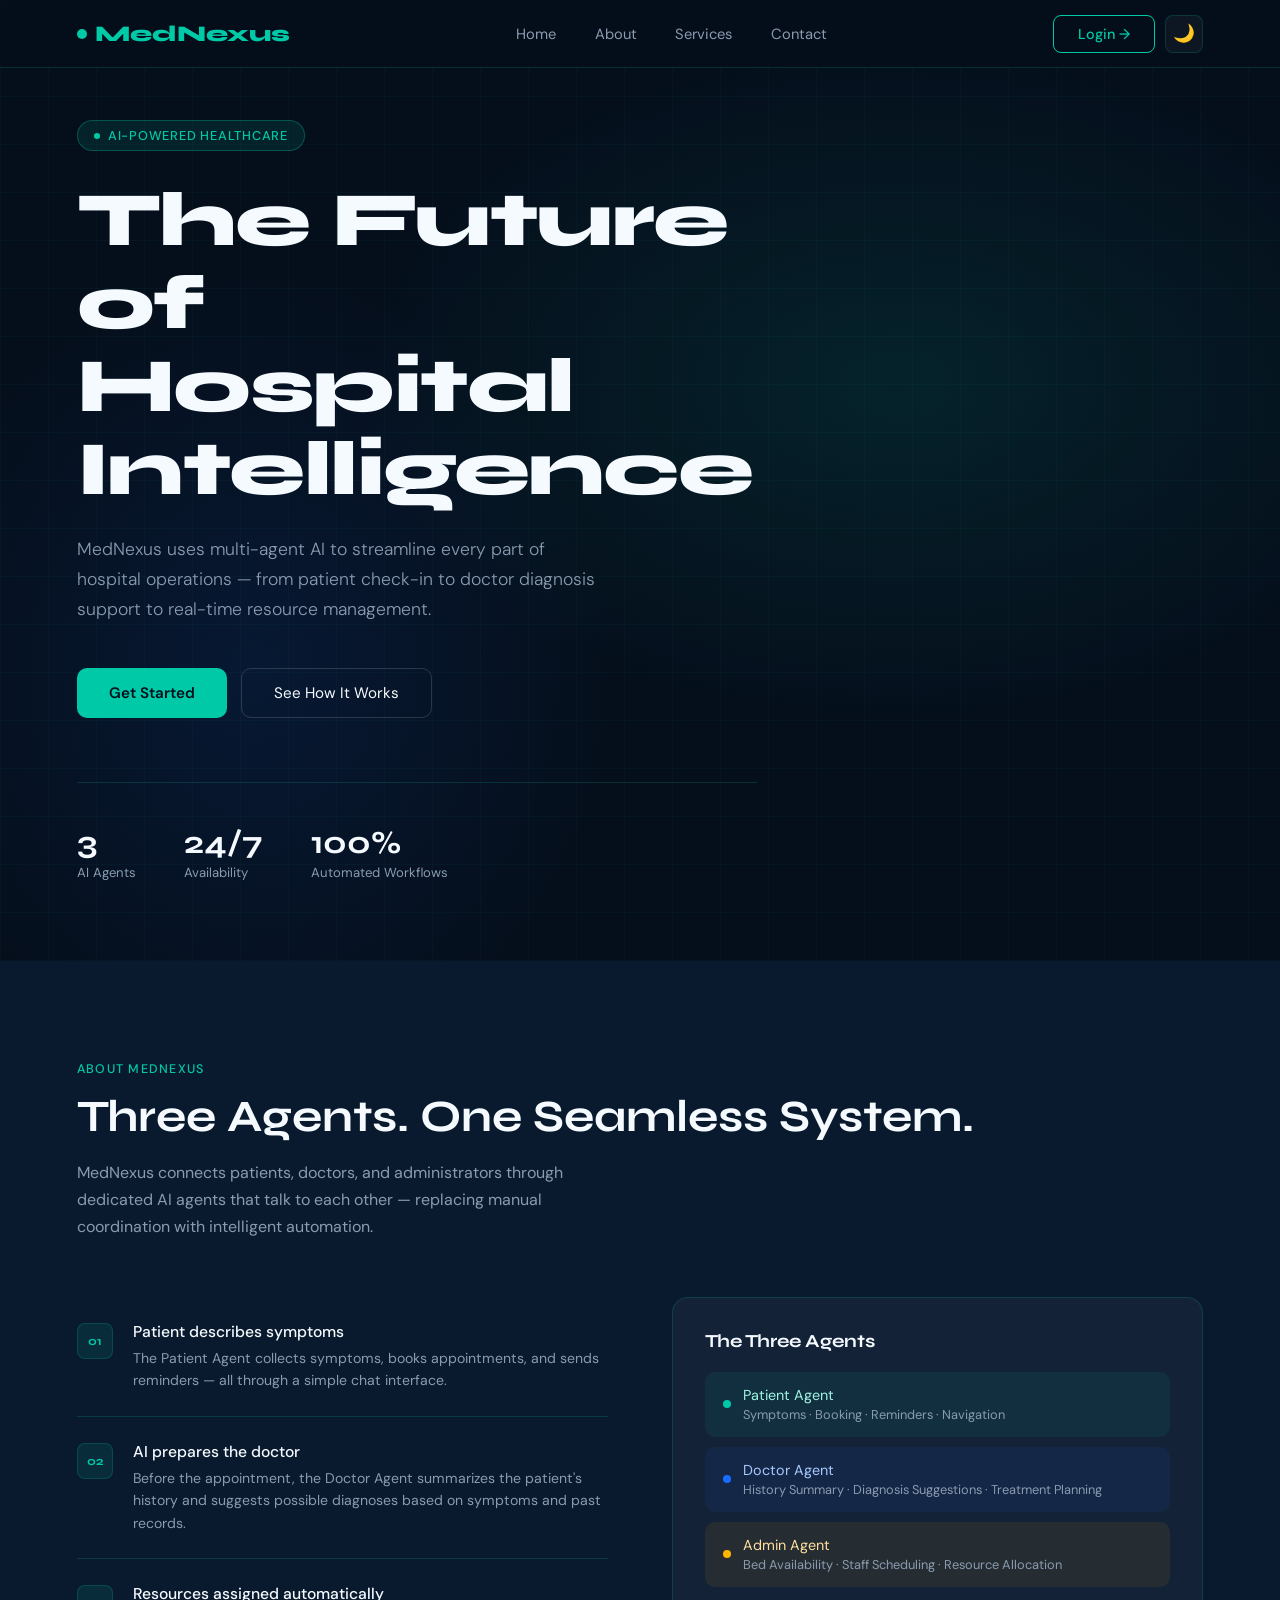
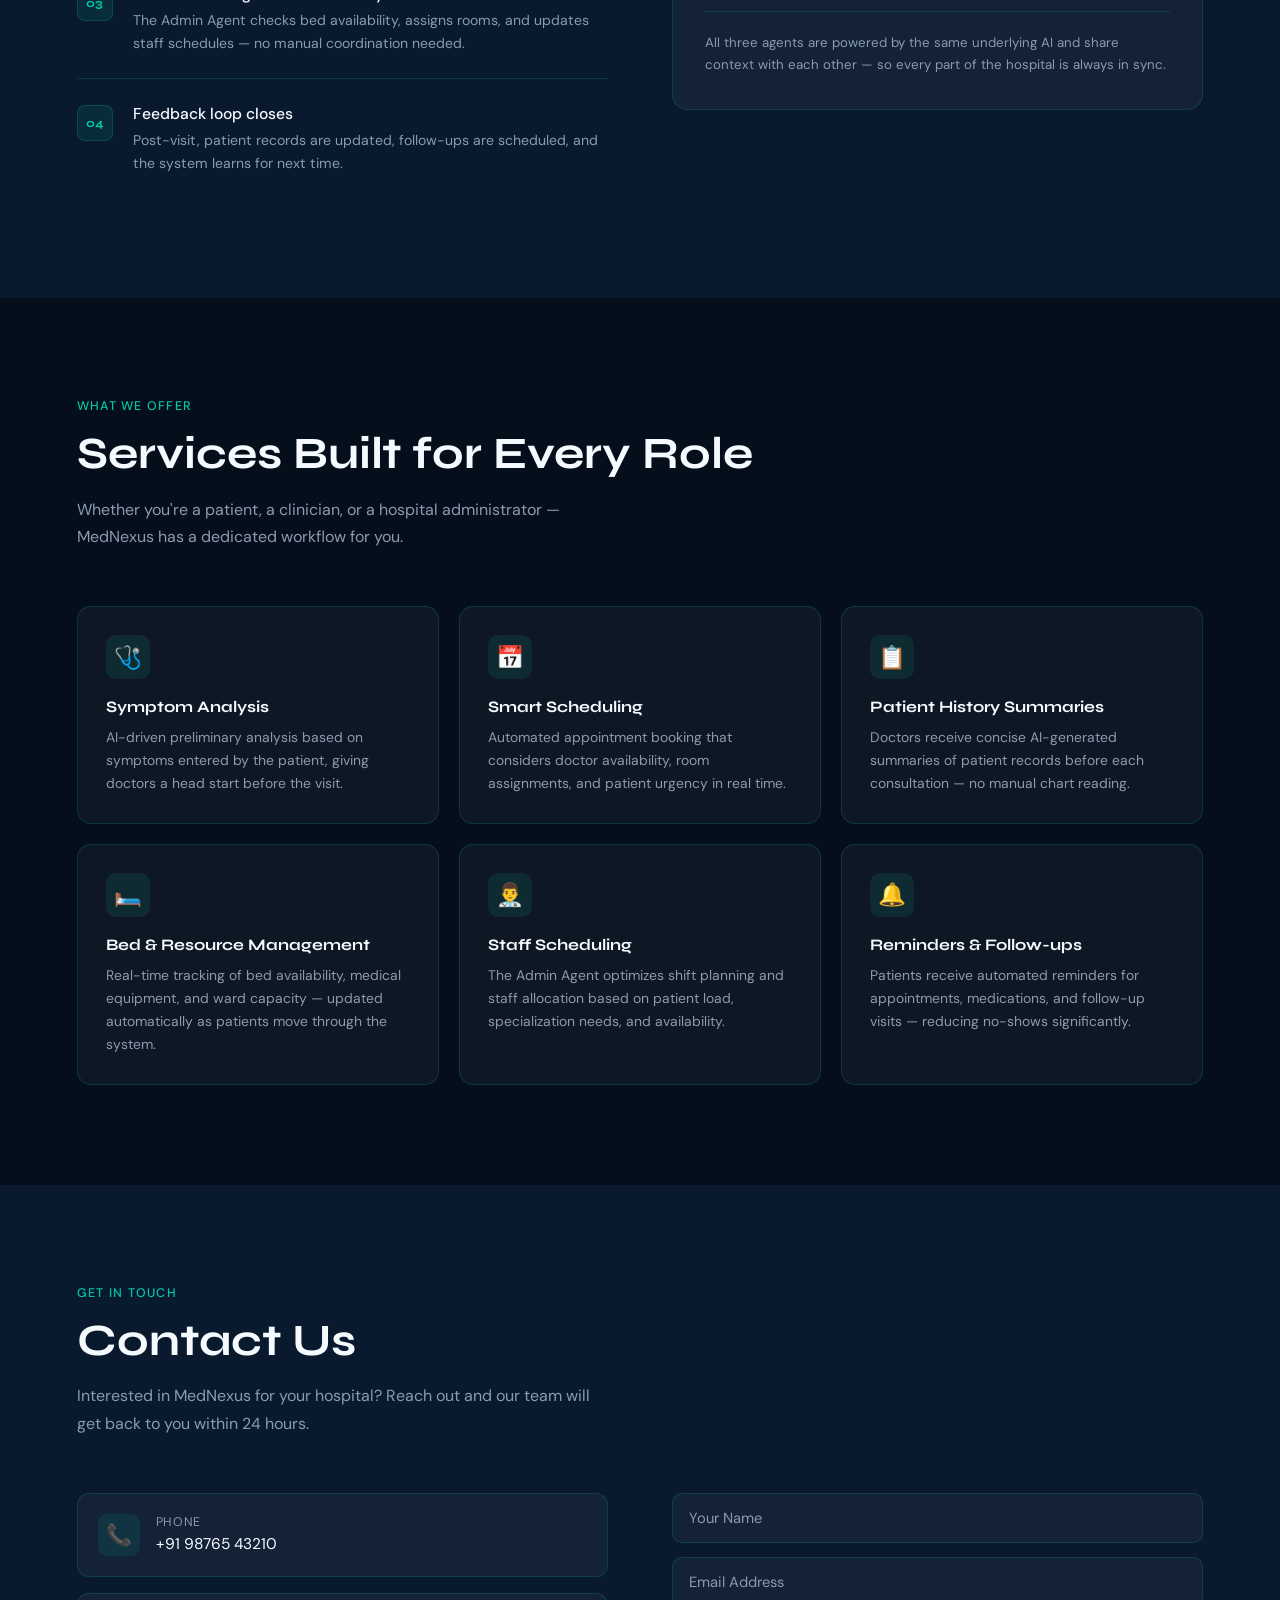
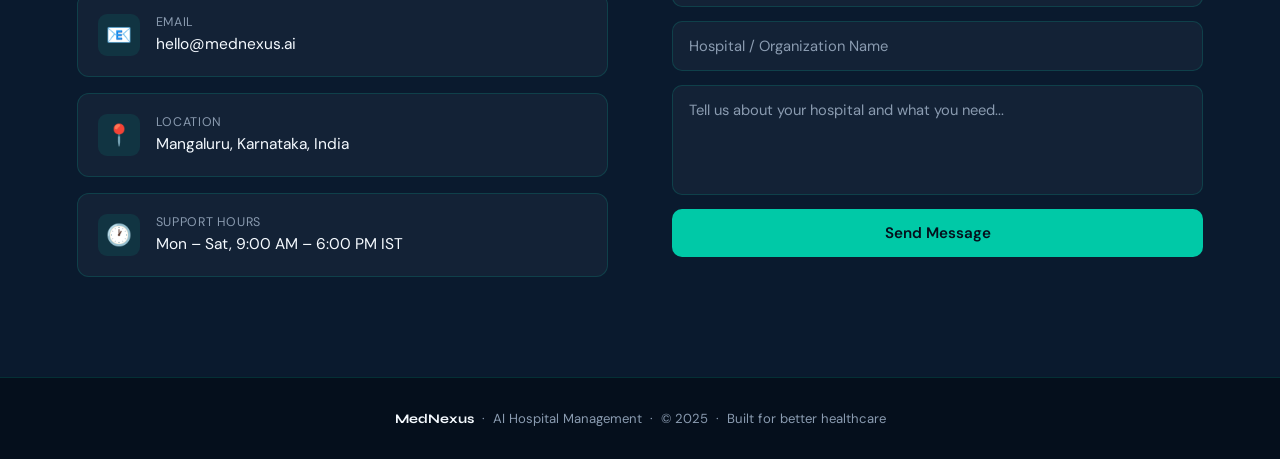
<file: patient/index.html>
<!DOCTYPE html>
<html lang="en">
<head>
  <meta charset="UTF-8" />
  <meta name="viewport" content="width=device-width, initial-scale=1.0"/>
  <title>MedNexus — Patient Portal</title>
  <link rel="stylesheet" href="../shared.css"/>
  <link rel="stylesheet" href="style.css"/>
</head>
<body>

  <nav class="navbar">
    <div class="navbar-left">
      <a href="../index.html" class="nav-logo">⬤ MedNexus</a>
      <div class="nav-divider"></div>
      <span class="nav-page-title">Patient Portal</span>
    </div>
    <div class="navbar-right">
      <span class="nav-role-badge">🧑‍🦽 Patient</span>
      <button class="btn-icon" id="themeToggle" title="Toggle theme">🌙</button>
      <button class="btn-secondary" onclick="logout()" style="font-size:0.82rem;padding:7px 16px;">Logout</button>
    </div>
  </nav>

  <div class="page-wrapper">
    <div class="page-content">

      <div class="page-header">
        <h1>Welcome, Patient</h1>
        <p>How can MedNexus help you today?</p>
      </div>

      <div class="tabs" style="margin-bottom: 28px;">
        <button class="tab-btn active" onclick="switchTab('chat')">💬 Symptom Chat</button>
        <button class="tab-btn" onclick="switchTab('prescription')">💊 Prescription</button>
        <button class="tab-btn" onclick="switchTab('token')">🎫 My Token</button>
        <button class="tab-btn" onclick="switchTab('feedback')">⭐ Feedback</button>
      </div>

      <!-- TAB 1: SYMPTOM CHAT -->
      <div id="tab-chat" class="tab-content">
        <div class="grid-2" style="align-items: start;">
          <div>
            <div class="card-title">Chat with Patient Agent</div>
            <div class="chat-container">
              <div class="chat-messages" id="chatMessages">
                <div class="chat-bubble ai">
                  <div class="bubble-label">MedNexus Agent</div>
                  Hello! I'm your MedNexus Patient Assistant. Please describe your symptoms and I'll help you find the right doctor. 🏥
                </div>
              </div>
              <div class="chat-input-area">
                <textarea
                  class="chat-input"
                  id="chatInput"
                  rows="1"
                  placeholder="Describe your symptoms..."
                  onkeydown="handleChatKey(event)"
                ></textarea>
                <button class="btn-primary" id="sendBtn" onclick="sendMessage()">Send</button>
              </div>
            </div>
            <button class="btn-secondary" style="margin-top:10px;font-size:0.82rem;" onclick="resetChat()">🔄 New Conversation</button>
          </div>

          <div>
            <div class="card-title">How it works</div>
            <div class="how-it-works">
              <div class="how-step">
                <div class="how-num">1</div>
                <div>
                  <div class="how-title">Describe your symptoms</div>
                  <div class="how-desc">Tell the agent what you're feeling — be as detailed as possible.</div>
                </div>
              </div>
              <div class="how-step">
                <div class="how-num">2</div>
                <div>
                  <div class="how-title">Answer follow-up questions</div>
                  <div class="how-desc">The agent may ask a few questions to better understand your condition.</div>
                </div>
              </div>
              <div class="how-step">
                <div class="how-num">3</div>
                <div>
                  <div class="how-title">Get a doctor recommendation</div>
                  <div class="how-desc">The agent will suggest which specialist you should see.</div>
                </div>
              </div>
              <div class="how-step">
                <div class="how-num">4</div>
                <div>
                  <div class="how-title">Confirm booking</div>
                  <div class="how-desc">Say "yes" or "confirm" to book — your token is generated automatically.</div>
                </div>
              </div>
            </div>
            <div class="emergency-banner">
              <span class="emergency-icon">🚨</span>
              <div>
                <div class="emergency-title">Emergency?</div>
                <div class="emergency-desc">For chest pain, difficulty breathing or stroke symptoms — go to Emergency immediately or call 108.</div>
              </div>
            </div>
          </div>
        </div>
      </div>

      <!-- TAB 2: PRESCRIPTION -->
      <div id="tab-prescription" class="tab-content hidden">
        <div class="grid-2" style="align-items: start;">
          <div>
            <div class="card-title">Paste Your Prescription</div>
            <div class="card">
              <div class="form-group" style="margin-bottom:16px;">
                <label class="form-label">Prescription Text</label>
                <textarea
                  class="form-textarea"
                  id="prescriptionInput"
                  placeholder="Paste your prescription here...&#10;&#10;Example:&#10;Tab. Paracetamol 500mg - 1 tab twice daily after food&#10;Tab. Amoxicillin 250mg - 1 tab three times daily"
                  style="min-height:200px;"
                ></textarea>
              </div>
              <button class="btn-primary" onclick="summarizePrescription()" id="summarizeBtn">💊 Explain My Prescription</button>
            </div>
          </div>
          <div>
            <div class="card-title">AI Explanation</div>
            <div class="card" id="prescriptionResult" style="min-height:200px;">
              <div class="empty-state">
                <div class="empty-icon">💊</div>
                <p>Paste your prescription on the left and click explain — the AI will break it down in simple words.</p>
              </div>
            </div>
          </div>
        </div>
      </div>

      <!-- TAB 3: MY TOKEN -->
      <div id="tab-token" class="tab-content hidden">
        <div id="noToken">
          <div class="empty-state" style="padding:80px 24px;">
            <div class="empty-icon">🎫</div>
            <p>No token booked yet. Use the Symptom Chat to book an appointment and get your token.</p>
          </div>
        </div>
        <div id="tokenDisplay" class="hidden">
          <div class="token-card">
            <div class="token-header">
              <div class="token-label">Your Token</div>
              <div class="token-number" id="tokenNumber">#---</div>
            </div>
            <div class="token-details">
              <div class="token-detail-item">
                <div class="token-detail-label">Doctor</div>
                <div class="token-detail-value" id="tokenDoctor">—</div>
              </div>
              <div class="token-detail-item">
                <div class="token-detail-label">Specialty</div>
                <div class="token-detail-value" id="tokenSpecialty">—</div>
              </div>
              <div class="token-detail-item">
                <div class="token-detail-label">Position in Queue</div>
                <div class="token-detail-value" id="tokenPosition">—</div>
              </div>
              <div class="token-detail-item">
                <div class="token-detail-label">Estimated Wait</div>
                <div class="token-detail-value" id="tokenWait">—</div>
              </div>
              <div class="token-detail-item">
                <div class="token-detail-label">Status</div>
                <div class="token-detail-value" id="tokenStatus">—</div>
              </div>
              <div class="token-detail-item">
                <div class="token-detail-label">Booked At</div>
                <div class="token-detail-value" id="tokenTime">—</div>
              </div>
            </div>
            <div class="token-footer">
              <button class="btn-secondary" onclick="refreshToken()">🔄 Refresh Status</button>
            </div>
          </div>
        </div>
      </div>

      <!-- TAB 4: FEEDBACK -->
      <div id="tab-feedback" class="tab-content hidden">
        <div style="max-width:520px;margin:0 auto;">
          <div class="card-title">Rate Your Experience</div>
          <div class="card">
            <div class="form-group" style="margin-bottom:20px;">
              <label class="form-label">How was your visit today?</label>
              <div class="star-rating" id="starRating">
                <span class="star" data-value="1">★</span>
                <span class="star" data-value="2">★</span>
                <span class="star" data-value="3">★</span>
                <span class="star" data-value="4">★</span>
                <span class="star" data-value="5">★</span>
              </div>
              <div class="rating-label" id="ratingLabel">Click a star to rate</div>
            </div>
            <div class="form-group" style="margin-bottom:20px;">
              <label class="form-label">Comments (optional)</label>
              <textarea class="form-textarea" id="feedbackComment" placeholder="Tell us about your experience..."></textarea>
            </div>
            <button class="btn-primary" onclick="submitFeedback()" id="feedbackBtn">Submit Feedback</button>
          </div>
        </div>
      </div>

    </div>
  </div>

  <script src="script.js"></script>
</body>
</html>
</file>
<file: style.css>
/* ════════════════════════════════════════
   MEDNEXUS — style.css (Landing Page)
   ════════════════════════════════════════ */

@import url('https://fonts.googleapis.com/css2?family=Syne:wght@400;600;700;800&family=DM+Sans:ital,wght@0,300;0,400;0,500;1,300&display=swap');

/* ── VARIABLES ── */
:root {
  --navy:     #050f1c;
  --navy2:    #0a1a2e;
  --teal:     #00c9a7;
  --teal2:    #00e8c1;
  --blue:     #1a6bff;
  --muted:    #8a9bb0;
  --white:    #f5faff;
  --card:     rgba(255,255,255,0.04);
  --border:   rgba(0,201,167,0.18);
  --nav-bg:   rgba(5,15,28,0.85);
  --modal-bg: #0d1f36;
}

body.light {
  --navy:     #f0f7ff;
  --navy2:    #e2eef9;
  --teal:     #008f76;
  --teal2:    #00b896;
  --muted:    #5a7080;
  --white:    #0a1a2e;
  --card:     rgba(0,0,0,0.04);
  --border:   rgba(0,143,118,0.2);
  --nav-bg:   rgba(240,247,255,0.92);
  --modal-bg: #ffffff;
}

/* ── RESET ── */
*, *::before, *::after { box-sizing: border-box; margin: 0; padding: 0; }
html { scroll-behavior: smooth; }
body {
  font-family: 'DM Sans', sans-serif;
  background: var(--navy);
  color: var(--white);
  overflow-x: hidden;
  transition: background 0.3s, color 0.3s;
}

/* ── NAV ── */
nav {
  position: fixed; top: 0; left: 0; right: 0; z-index: 100;
  display: flex; align-items: center; justify-content: space-between;
  padding: 0 6vw; height: 68px;
  background: var(--nav-bg);
  backdrop-filter: blur(16px);
  border-bottom: 1px solid var(--border);
}
.logo {
  font-family: 'Syne', sans-serif; font-weight: 800; font-size: 1.4rem;
  color: var(--teal); text-decoration: none;
  display: flex; align-items: center; gap: 8px;
}
.logo-dot { width: 10px; height: 10px; border-radius: 50%; background: var(--teal); display: inline-block; }
.nav-links { display: flex; gap: 2.4rem; list-style: none; }
.nav-links a { font-size: 0.92rem; color: var(--muted); text-decoration: none; transition: color 0.2s; }
.nav-links a:hover { color: var(--white); }
.nav-right { display: flex; align-items: center; gap: 10px; }
.btn-login {
  background: transparent; border: 1.5px solid var(--teal); color: var(--teal);
  font-family: 'DM Sans', sans-serif; font-size: 0.9rem; font-weight: 500;
  padding: 9px 24px; border-radius: 8px; cursor: pointer;
  transition: background 0.2s, color 0.2s;
}
.btn-login:hover { background: var(--teal); color: var(--navy); }
.theme-toggle {
  background: var(--card); border: 1px solid var(--border);
  border-radius: 8px; width: 38px; height: 38px;
  font-size: 1.1rem; cursor: pointer;
  display: flex; align-items: center; justify-content: center;
  transition: transform 0.2s;
}
.theme-toggle:hover { transform: rotate(20deg); }

/* ── HERO ── */
#home {
  min-height: 100vh; display: flex; flex-direction: column; justify-content: center;
  padding: 120px 6vw 80px; position: relative; overflow: hidden;
}
.hero-bg {
  position: absolute; inset: 0; z-index: 0;
  background:
    radial-gradient(ellipse 60% 50% at 70% 40%, rgba(0,201,167,0.10) 0%, transparent 70%),
    radial-gradient(ellipse 40% 60% at 20% 70%, rgba(26,107,255,0.10) 0%, transparent 70%);
}
.hero-grid {
  position: absolute; inset: 0; z-index: 0;
  background-image:
    linear-gradient(rgba(0,201,167,0.04) 1px, transparent 1px),
    linear-gradient(90deg, rgba(0,201,167,0.04) 1px, transparent 1px);
  background-size: 48px 48px;
}
.hero-content { position: relative; z-index: 1; max-width: 680px; }
.hero-badge {
  display: inline-flex; align-items: center; gap: 8px;
  background: rgba(0,201,167,0.1); border: 1px solid rgba(0,201,167,0.3);
  padding: 6px 16px; border-radius: 100px;
  font-size: 0.8rem; color: var(--teal); letter-spacing: 0.06em;
  text-transform: uppercase; font-weight: 500; margin-bottom: 28px;
}
.hero-badge span { width: 6px; height: 6px; border-radius: 50%; background: var(--teal); animation: pulse 2s infinite; }
@keyframes pulse { 0%,100%{opacity:1} 50%{opacity:0.3} }
h1 {
  font-family: 'Syne', sans-serif; font-size: clamp(2.8rem, 6vw, 4.8rem);
  font-weight: 800; line-height: 1.08; letter-spacing: -0.02em; margin-bottom: 24px;
}
.hero-sub { font-size: 1.1rem; font-weight: 300; color: var(--muted); line-height: 1.7; max-width: 520px; margin-bottom: 44px; }
.hero-cta { display: flex; gap: 14px; flex-wrap: wrap; }
.btn-primary {
  background: var(--teal); color: var(--navy);
  font-family: 'DM Sans', sans-serif; font-size: 0.95rem; font-weight: 600;
  padding: 14px 32px; border-radius: 10px; border: none; cursor: pointer;
  transition: background 0.2s, transform 0.15s;
}
.btn-primary:hover { background: var(--teal2); transform: translateY(-1px); }
.btn-outline {
  background: transparent; color: var(--white);
  font-family: 'DM Sans', sans-serif; font-size: 0.95rem;
  padding: 14px 32px; border-radius: 10px;
  border: 1.5px solid rgba(255,255,255,0.15); cursor: pointer;
  transition: border-color 0.2s;
}
.btn-outline:hover { border-color: rgba(255,255,255,0.4); }
.hero-stats { display: flex; gap: 48px; margin-top: 64px; padding-top: 40px; border-top: 1px solid var(--border); }
.stat-val { font-family: 'Syne', sans-serif; font-size: 2rem; font-weight: 700; color: var(--white); }
.stat-label { font-size: 0.82rem; color: var(--muted); margin-top: 2px; }

/* ── SECTIONS ── */
section { padding: 100px 6vw; }
.section-tag { font-size: 0.78rem; text-transform: uppercase; letter-spacing: 0.1em; color: var(--teal); font-weight: 500; margin-bottom: 14px; }
.section-title { font-family: 'Syne', sans-serif; font-size: clamp(1.8rem, 3.5vw, 2.8rem); font-weight: 700; line-height: 1.15; margin-bottom: 16px; }
.section-sub { color: var(--muted); font-size: 1rem; line-height: 1.7; max-width: 520px; }

/* ── ABOUT ── */
#about { background: var(--navy2); }
.about-grid { display: grid; grid-template-columns: 1fr 1fr; gap: 64px; align-items: start; margin-top: 56px; }
.flow-steps { display: flex; flex-direction: column; }
.flow-step { display: flex; gap: 20px; padding: 24px 0; border-bottom: 1px solid var(--border); }
.flow-step:last-child { border-bottom: none; }
.step-num {
  font-family: 'Syne', sans-serif; font-size: 0.75rem; font-weight: 700;
  color: var(--teal); background: rgba(0,201,167,0.1); border: 1px solid rgba(0,201,167,0.2);
  width: 36px; height: 36px; border-radius: 8px;
  display: flex; align-items: center; justify-content: center; flex-shrink: 0; margin-top: 2px;
}
.step-title { font-weight: 500; font-size: 0.98rem; margin-bottom: 5px; color: var(--white); }
.step-desc { font-size: 0.88rem; color: var(--muted); line-height: 1.6; }
.about-card { background: var(--card); border: 1px solid var(--border); border-radius: 16px; padding: 32px; }
.about-card h3 { font-family: 'Syne', sans-serif; font-size: 1.15rem; font-weight: 700; margin-bottom: 20px; color: var(--white); }
.agent-pill { display: flex; align-items: center; gap: 12px; padding: 14px 18px; border-radius: 10px; margin-bottom: 10px; font-size: 0.9rem; }
.agent-pill .dot { width: 8px; height: 8px; border-radius: 50%; flex-shrink: 0; }
.agent-pill.patient { background: rgba(0,201,167,0.08); color: #a0f5e5; }
.agent-pill.patient .dot { background: var(--teal); }
.agent-pill.doctor { background: rgba(26,107,255,0.08); color: #a8c8ff; }
.agent-pill.doctor .dot { background: #1a6bff; }
.agent-pill.admin { background: rgba(255,180,0,0.08); color: #ffe0a0; }
.agent-pill.admin .dot { background: #ffb400; }
.agent-desc { font-size: 0.8rem; color: var(--muted); margin-top: 2px; }
.about-note { margin-top: 24px; padding-top: 20px; border-top: 1px solid var(--border); font-size: 0.83rem; color: var(--muted); line-height: 1.7; }

/* ── SERVICES ── */
.services-grid { display: grid; grid-template-columns: repeat(3, 1fr); gap: 20px; margin-top: 56px; }
.service-card {
  background: var(--card); border: 1px solid var(--border);
  border-radius: 14px; padding: 28px;
  transition: border-color 0.25s, transform 0.2s; position: relative; overflow: hidden;
}
.service-card::before { content: ''; position: absolute; top: 0; left: 0; right: 0; height: 2px; background: linear-gradient(90deg, var(--teal), var(--blue)); opacity: 0; transition: opacity 0.25s; }
.service-card:hover { border-color: rgba(0,201,167,0.4); transform: translateY(-3px); }
.service-card:hover::before { opacity: 1; }
.service-icon { width: 44px; height: 44px; border-radius: 10px; display: flex; align-items: center; justify-content: center; font-size: 1.4rem; margin-bottom: 18px; background: rgba(0,201,167,0.1); }
.service-title { font-family: 'Syne', sans-serif; font-size: 1rem; font-weight: 700; margin-bottom: 10px; }
.service-desc { font-size: 0.87rem; color: var(--muted); line-height: 1.65; }

/* ── CONTACT ── */
#contact { background: var(--navy2); }
.contact-grid { display: grid; grid-template-columns: 1fr 1fr; gap: 64px; margin-top: 56px; align-items: start; }
.contact-info-block { display: flex; flex-direction: column; gap: 16px; }
.contact-item { display: flex; gap: 16px; align-items: flex-start; padding: 20px; background: var(--card); border: 1px solid var(--border); border-radius: 12px; }
.contact-icon { font-size: 1.3rem; width: 42px; height: 42px; background: rgba(0,201,167,0.1); border-radius: 9px; display: flex; align-items: center; justify-content: center; flex-shrink: 0; }
.contact-label { font-size: 0.78rem; color: var(--muted); margin-bottom: 4px; letter-spacing: 0.05em; text-transform: uppercase; }
.contact-val { font-size: 0.97rem; color: var(--white); }
.contact-form { display: flex; flex-direction: column; gap: 14px; }
.contact-form input, .contact-form textarea {
  background: rgba(255,255,255,0.04); border: 1px solid var(--border);
  border-radius: 10px; padding: 14px 16px; color: var(--white);
  font-family: 'DM Sans', sans-serif; font-size: 0.92rem; outline: none; resize: none;
  transition: border-color 0.2s;
}
.contact-form input::placeholder, .contact-form textarea::placeholder { color: var(--muted); }
.contact-form input:focus, .contact-form textarea:focus { border-color: var(--teal); }
.contact-form textarea { min-height: 110px; }

/* ── FOOTER ── */
footer { text-align: center; padding: 32px 6vw; border-top: 1px solid var(--border); font-size: 0.82rem; color: var(--muted); }
.footer-logo { color: var(--white); font-family: 'Syne', sans-serif; font-weight: 700; }

/* ── MODAL ── */
.modal-overlay { display: none; position: fixed; inset: 0; z-index: 200; background: rgba(5,15,28,0.88); backdrop-filter: blur(12px); align-items: center; justify-content: center; }
.modal-overlay.active { display: flex; }
.modal {
  background: var(--modal-bg); border: 1px solid rgba(0,201,167,0.25);
  border-radius: 20px; padding: 44px 40px; width: 100%; max-width: 440px;
  position: relative; animation: modalIn 0.22s ease;
  max-height: 90vh; overflow-y: auto;
}
@keyframes modalIn { from{opacity:0;transform:scale(0.96) translateY(12px)} to{opacity:1;transform:none} }
.modal-close { position: absolute; top: 16px; right: 20px; background: none; border: none; color: var(--muted); font-size: 1.4rem; cursor: pointer; transition: color 0.2s; }
.modal-close:hover { color: var(--white); }
.modal h2 { font-family: 'Syne', sans-serif; font-size: 1.5rem; font-weight: 700; margin-bottom: 6px; color: var(--white); }
.modal-sub { font-size: 0.88rem; color: var(--muted); margin-bottom: 24px; }

/* ── ROLE CARDS ── */
.role-cards { display: flex; flex-direction: column; gap: 12px; }
.role-card { display: flex; align-items: center; gap: 16px; padding: 18px 20px; border-radius: 12px; border: 1.5px solid transparent; cursor: pointer; transition: all 0.2s; text-decoration: none; }
.role-card:hover { transform: translateX(4px); }
.role-card.patient { background: rgba(0,201,167,0.07); border-color: rgba(0,201,167,0.25); }
.role-card.patient:hover { border-color: var(--teal); background: rgba(0,201,167,0.14); }
.role-card.doctor { background: rgba(26,107,255,0.07); border-color: rgba(26,107,255,0.25); }
.role-card.doctor:hover { border-color: var(--blue); background: rgba(26,107,255,0.14); }
.role-card.admin { background: rgba(255,180,0,0.07); border-color: rgba(255,180,0,0.25); }
.role-card.admin:hover { border-color: #ffb400; background: rgba(255,180,0,0.14); }
.role-emoji { font-size: 1.6rem; }
.role-name { font-family: 'Syne', sans-serif; font-size: 1rem; font-weight: 700; color: var(--white); }
.role-hint { font-size: 0.79rem; color: var(--muted); margin-top: 2px; }
.role-arrow { margin-left: auto; color: var(--muted); font-size: 1.1rem; }

/* ── LOGIN / REGISTER FORM ── */
.login-form { display: flex; flex-direction: column; gap: 14px; }
.login-field { display: flex; flex-direction: column; gap: 6px; }
.login-label { font-size: 0.82rem; color: var(--muted); font-weight: 500; letter-spacing: 0.03em; }
.login-input {
  background: var(--card); border: 1px solid var(--border);
  border-radius: 8px; padding: 11px 14px;
  color: var(--white); font-family: 'DM Sans', sans-serif;
  font-size: 0.92rem; outline: none;
  transition: border-color 0.2s; width: 100%;
}
.login-input::placeholder { color: var(--muted); }
.login-input:focus { border-color: var(--teal); }
.login-btn {
  background: var(--teal); color: var(--navy);
  font-family: 'DM Sans', sans-serif; font-size: 0.95rem; font-weight: 600;
  padding: 12px; border-radius: 8px; border: none;
  cursor: pointer; transition: background 0.2s;
  width: 100%; margin-top: 4px;
}
.login-btn:hover { background: var(--teal2); }
.login-btn:disabled { opacity: 0.6; cursor: not-allowed; }
.login-error { font-size: 0.84rem; color: #ef4444; min-height: 18px; text-align: center; }
.switch-form { text-align: center; font-size: 0.82rem; color: var(--muted); margin-top: 4px; }
.switch-form span { color: var(--teal); cursor: pointer; font-weight: 500; }
.switch-form span:hover { text-decoration: underline; }

/* ── BACK LINK ── */
.back-link {
  text-align: center; font-size: 0.82rem;
  color: var(--muted); cursor: pointer;
  margin-top: 4px; transition: color 0.2s;
}
.back-link:hover { color: var(--teal); }

/* ── NEW AUTH CLASSES ── */
.auth-tabs {
  display: flex; gap: 8px; margin-bottom: 16px;
}
.auth-tab {
  flex: 1; padding: 9px; border: 1px solid var(--border);
  background: transparent; color: var(--muted);
  border-radius: 8px; cursor: pointer; font-family: 'DM Sans', sans-serif;
  font-size: 0.9rem; font-weight: 500; transition: all 0.2s;
}
.auth-tab:hover { color: var(--white); border-color: var(--teal); }
.auth-tab.active { background: var(--teal); color: var(--navy); border-color: var(--teal); font-weight: 600; }
.auth-error {
  color: #ef4444; font-size: 0.83rem;
  min-height: 18px; margin: 4px 0;
}
.modal-back {
  background: none; border: none; color: var(--muted);
  cursor: pointer; margin-bottom: 16px; font-size: 0.88rem;
  padding: 0; font-family: 'DM Sans', sans-serif;
  display: flex; align-items: center; gap: 4px;
  transition: color 0.2s;
}
.modal-back:hover { color: var(--teal); }
.full-width { width: 100%; margin-top: 8px; }

/* inputs inside modal screens */
#screen-patient input,
#screen-doctor input,
#screen-admin input {
  width: 100%; margin-bottom: 10px;
  background: var(--card); border: 1px solid var(--border);
  border-radius: 8px; padding: 11px 14px;
  color: var(--white); font-family: 'DM Sans', sans-serif;
  font-size: 0.92rem; outline: none; transition: border-color 0.2s;
}
#screen-patient input::placeholder,
#screen-doctor input::placeholder,
#screen-admin input::placeholder { color: var(--muted); }
#screen-patient input:focus,
#screen-doctor input:focus,
#screen-admin input:focus { border-color: var(--teal); }

/* ── HIDDEN ── */
.hidden { display: none !important; }

/* ── RESPONSIVE ── */
@media (max-width: 768px) {
  .about-grid, .contact-grid { grid-template-columns: 1fr; gap: 32px; }
  .services-grid { grid-template-columns: 1fr 1fr; }
  .hero-stats { gap: 28px; }
  .nav-links { display: none; }
  .modal { margin: 20px; padding: 32px 24px; }
}
</file>
<file: shared.css>
/* ════════════════════════════════════════
   MEDNEXUS — shared.css
   Used by: patient, doctor, admin dashboards
   ════════════════════════════════════════ */

@import url('https://fonts.googleapis.com/css2?family=Syne:wght@400;600;700;800&family=DM+Sans:ital,wght@0,300;0,400;0,500;1,300&display=swap');

/* ── CSS VARIABLES ── */
:root {
  --navy:       #050f1c;
  --navy2:      #0a1a2e;
  --navy3:      #0d2440;
  --teal:       #00c9a7;
  --teal2:      #00e8c1;
  --blue:       #1a6bff;
  --muted:      #8a9bb0;
  --white:      #f5faff;
  --card:       rgba(255,255,255,0.04);
  --border:     rgba(0,201,167,0.18);
  --nav-bg:     rgba(5,15,28,0.90);
  --success:    #22c55e;
  --warning:    #f59e0b;
  --danger:     #ef4444;
  --font-main:  'DM Sans', sans-serif;
  --font-head:  'Syne', sans-serif;
}

/* ── LIGHT THEME ── */
body.light {
  --navy:       #f0f7ff;
  --navy2:      #e2eef9;
  --navy3:      #d0e4f5;
  --teal:       #008f76;
  --teal2:      #00b896;
  --muted:      #5a7080;
  --white:      #0a1a2e;
  --card:       rgba(0,0,0,0.04);
  --border:     rgba(0,143,118,0.2);
  --nav-bg:     rgba(240,247,255,0.95);
}

/* ── RESET ── */
*, *::before, *::after {
  box-sizing: border-box;
  margin: 0;
  padding: 0;
}

html { scroll-behavior: smooth; }

body {
  font-family: var(--font-main);
  background: var(--navy);
  color: var(--white);
  overflow-x: hidden;
  transition: background 0.3s, color 0.3s;
}

/* ── TYPOGRAPHY ── */
h1, h2, h3, h4 {
  font-family: var(--font-head);
  color: var(--white);
  line-height: 1.15;
}

p { line-height: 1.7; }

/* ── SCROLLBAR ── */
::-webkit-scrollbar { width: 6px; }
::-webkit-scrollbar-track { background: var(--navy2); }
::-webkit-scrollbar-thumb { background: var(--border); border-radius: 10px; }
::-webkit-scrollbar-thumb:hover { background: var(--teal); }

/* ── NAVBAR ── */
.navbar {
  position: fixed;
  top: 0; left: 0; right: 0;
  z-index: 100;
  height: 64px;
  display: flex;
  align-items: center;
  justify-content: space-between;
  padding: 0 2rem;
  background: var(--nav-bg);
  backdrop-filter: blur(16px);
  border-bottom: 1px solid var(--border);
}

.navbar-left {
  display: flex;
  align-items: center;
  gap: 12px;
}

.nav-logo {
  font-family: var(--font-head);
  font-weight: 800;
  font-size: 1.2rem;
  color: var(--teal);
  text-decoration: none;
}

.nav-divider {
  width: 1px;
  height: 20px;
  background: var(--border);
}

.nav-page-title {
  font-size: 0.9rem;
  color: var(--muted);
  font-weight: 400;
}

.navbar-right {
  display: flex;
  align-items: center;
  gap: 10px;
}

.nav-role-badge {
  font-size: 0.78rem;
  font-weight: 500;
  padding: 5px 14px;
  border-radius: 100px;
  border: 1px solid var(--border);
  color: var(--teal);
  background: rgba(0,201,167,0.08);
  letter-spacing: 0.04em;
}

/* ── BUTTONS ── */
.btn-primary {
  background: var(--teal);
  color: var(--navy);
  font-family: var(--font-main);
  font-size: 0.9rem;
  font-weight: 600;
  padding: 10px 24px;
  border-radius: 8px;
  border: none;
  cursor: pointer;
  transition: background 0.2s, transform 0.15s;
}
.btn-primary:hover {
  background: var(--teal2);
  transform: translateY(-1px);
}
.btn-primary:disabled {
  opacity: 0.5;
  cursor: not-allowed;
  transform: none;
}

.btn-secondary {
  background: var(--card);
  color: var(--white);
  font-family: var(--font-main);
  font-size: 0.9rem;
  font-weight: 400;
  padding: 10px 24px;
  border-radius: 8px;
  border: 1px solid var(--border);
  cursor: pointer;
  transition: border-color 0.2s, background 0.2s;
}
.btn-secondary:hover {
  border-color: var(--teal);
  background: rgba(0,201,167,0.06);
}

.btn-danger {
  background: rgba(239,68,68,0.1);
  color: #ef4444;
  font-family: var(--font-main);
  font-size: 0.85rem;
  font-weight: 500;
  padding: 8px 16px;
  border-radius: 8px;
  border: 1px solid rgba(239,68,68,0.25);
  cursor: pointer;
  transition: background 0.2s;
}
.btn-danger:hover { background: rgba(239,68,68,0.2); }

.btn-success {
  background: rgba(34,197,94,0.1);
  color: #22c55e;
  font-family: var(--font-main);
  font-size: 0.85rem;
  font-weight: 500;
  padding: 8px 16px;
  border-radius: 8px;
  border: 1px solid rgba(34,197,94,0.25);
  cursor: pointer;
  transition: background 0.2s;
}
.btn-success:hover { background: rgba(34,197,94,0.2); }

.btn-icon {
  background: var(--card);
  border: 1px solid var(--border);
  border-radius: 8px;
  width: 36px; height: 36px;
  display: flex; align-items: center; justify-content: center;
  cursor: pointer;
  font-size: 1rem;
  transition: transform 0.2s;
  color: var(--white);
}
.btn-icon:hover { transform: scale(1.1); }

/* ── CARDS ── */
.card {
  background: var(--card);
  border: 1px solid var(--border);
  border-radius: 14px;
  padding: 24px;
}

.card-title {
  font-family: var(--font-head);
  font-size: 1rem;
  font-weight: 700;
  margin-bottom: 16px;
  color: var(--white);
}

/* ── STAT CARDS ── */
.stat-card {
  background: var(--card);
  border: 1px solid var(--border);
  border-radius: 14px;
  padding: 20px 24px;
  display: flex;
  flex-direction: column;
  gap: 6px;
}
.stat-card .stat-label {
  font-size: 0.78rem;
  color: var(--muted);
  text-transform: uppercase;
  letter-spacing: 0.06em;
}
.stat-card .stat-value {
  font-family: var(--font-head);
  font-size: 2rem;
  font-weight: 700;
  color: var(--white);
}
.stat-card .stat-sub {
  font-size: 0.8rem;
  color: var(--muted);
}

/* ── CHAT ── */
.chat-container {
  display: flex;
  flex-direction: column;
  height: 420px;
  background: var(--card);
  border: 1px solid var(--border);
  border-radius: 14px;
  overflow: hidden;
}

.chat-messages {
  flex: 1;
  overflow-y: auto;
  padding: 20px;
  display: flex;
  flex-direction: column;
  gap: 14px;
}

.chat-bubble {
  max-width: 80%;
  padding: 12px 16px;
  border-radius: 12px;
  font-size: 0.9rem;
  line-height: 1.6;
}

.chat-bubble.user {
  background: var(--teal);
  color: var(--navy);
  align-self: flex-end;
  border-bottom-right-radius: 4px;
  font-weight: 500;
}

.chat-bubble.ai {
  background: var(--navy2);
  color: var(--white);
  align-self: flex-start;
  border-bottom-left-radius: 4px;
  border: 1px solid var(--border);
}

body.light .chat-bubble.ai {
  background: #ffffff;
  border-color: var(--border);
}

.chat-bubble.ai .bubble-label {
  font-size: 0.72rem;
  color: var(--teal);
  font-weight: 600;
  letter-spacing: 0.05em;
  margin-bottom: 5px;
  text-transform: uppercase;
}

.chat-input-area {
  display: flex;
  gap: 10px;
  padding: 14px;
  border-top: 1px solid var(--border);
  background: var(--navy2);
}

.chat-input {
  flex: 1;
  background: var(--card);
  border: 1px solid var(--border);
  border-radius: 8px;
  padding: 10px 14px;
  color: var(--white);
  font-family: var(--font-main);
  font-size: 0.9rem;
  outline: none;
  transition: border-color 0.2s;
  resize: none;
}
.chat-input::placeholder { color: var(--muted); }
.chat-input:focus { border-color: var(--teal); }

/* ── TABS ── */
.tabs {
  display: flex;
  gap: 4px;
  background: var(--navy2);
  border-radius: 10px;
  padding: 4px;
  width: fit-content;
}

.tab-btn {
  font-family: var(--font-main);
  font-size: 0.88rem;
  font-weight: 500;
  padding: 8px 20px;
  border-radius: 8px;
  border: none;
  cursor: pointer;
  background: transparent;
  color: var(--muted);
  transition: all 0.2s;
}

.tab-btn.active {
  background: var(--teal);
  color: var(--navy);
  font-weight: 600;
}

.tab-btn:not(.active):hover {
  color: var(--white);
  background: var(--card);
}

/* ── FORM INPUTS ── */
.form-group {
  display: flex;
  flex-direction: column;
  gap: 6px;
}

.form-label {
  font-size: 0.82rem;
  color: var(--muted);
  font-weight: 500;
  letter-spacing: 0.03em;
}

.form-input, .form-select, .form-textarea {
  background: var(--card);
  border: 1px solid var(--border);
  border-radius: 8px;
  padding: 10px 14px;
  color: var(--white);
  font-family: var(--font-main);
  font-size: 0.9rem;
  outline: none;
  transition: border-color 0.2s;
  width: 100%;
}
.form-input::placeholder,
.form-textarea::placeholder { color: var(--muted); }
.form-input:focus,
.form-select:focus,
.form-textarea:focus { border-color: var(--teal); }
.form-textarea { resize: vertical; min-height: 100px; }
.form-select option { background: var(--navy2); }

/* ── STATUS BADGES ── */
.badge {
  display: inline-flex;
  align-items: center;
  gap: 5px;
  font-size: 0.75rem;
  font-weight: 500;
  padding: 3px 10px;
  border-radius: 100px;
}
.badge::before {
  content: '';
  width: 5px; height: 5px;
  border-radius: 50%;
}
.badge-success {
  background: rgba(34,197,94,0.12);
  color: #22c55e;
  border: 1px solid rgba(34,197,94,0.25);
}
.badge-success::before { background: #22c55e; }

.badge-warning {
  background: rgba(245,158,11,0.12);
  color: #f59e0b;
  border: 1px solid rgba(245,158,11,0.25);
}
.badge-warning::before { background: #f59e0b; }

.badge-danger {
  background: rgba(239,68,68,0.12);
  color: #ef4444;
  border: 1px solid rgba(239,68,68,0.25);
}
.badge-danger::before { background: #ef4444; }

.badge-info {
  background: rgba(0,201,167,0.10);
  color: var(--teal);
  border: 1px solid var(--border);
}
.badge-info::before { background: var(--teal); }

/* ── LOADING SPINNER ── */
.spinner {
  width: 18px; height: 18px;
  border: 2px solid var(--border);
  border-top-color: var(--teal);
  border-radius: 50%;
  animation: spin 0.7s linear infinite;
  display: inline-block;
}
@keyframes spin { to { transform: rotate(360deg); } }

/* ── TOAST NOTIFICATION ── */
.toast {
  position: fixed;
  bottom: 24px; right: 24px;
  z-index: 9999;
  background: var(--navy3);
  border: 1px solid var(--border);
  border-radius: 10px;
  padding: 14px 20px;
  font-size: 0.88rem;
  color: var(--white);
  box-shadow: 0 8px 32px rgba(0,0,0,0.3);
  display: flex; align-items: center; gap: 10px;
  animation: slideIn 0.3s ease;
  max-width: 320px;
}
.toast.success { border-color: rgba(34,197,94,0.4); }
.toast.error   { border-color: rgba(239,68,68,0.4); }
@keyframes slideIn {
  from { opacity: 0; transform: translateY(16px); }
  to   { opacity: 1; transform: translateY(0); }
}

/* ── PAGE LAYOUT ── */
.page-wrapper {
  padding-top: 64px;
  min-height: 100vh;
}

.page-content {
  padding: 32px 2rem;
  max-width: 1200px;
  margin: 0 auto;
}

.page-header {
  margin-bottom: 28px;
}

.page-header h1 {
  font-size: 1.6rem;
  font-weight: 700;
  margin-bottom: 4px;
}

.page-header p {
  font-size: 0.9rem;
  color: var(--muted);
}

/* ── GRID LAYOUTS ── */
.grid-2 { display: grid; grid-template-columns: 1fr 1fr; gap: 20px; }
.grid-3 { display: grid; grid-template-columns: repeat(3, 1fr); gap: 20px; }
.grid-4 { display: grid; grid-template-columns: repeat(4, 1fr); gap: 20px; }

/* ── DIVIDER ── */
.divider {
  height: 1px;
  background: var(--border);
  margin: 20px 0;
}

/* ── EMPTY STATE ── */
.empty-state {
  text-align: center;
  padding: 48px 24px;
  color: var(--muted);
}
.empty-state .empty-icon { font-size: 2.5rem; margin-bottom: 12px; }
.empty-state p { font-size: 0.9rem; }

/* ── RESPONSIVE ── */
@media (max-width: 768px) {
  .grid-2, .grid-3, .grid-4 { grid-template-columns: 1fr; }
  .page-content { padding: 24px 1rem; }
  .navbar { padding: 0 1rem; }
  .nav-page-title { display: none; }
}
</file>
<file: admin/style.css>
/* ════════════════════════════════════════
   MEDNEXUS — admin/style.css
   ════════════════════════════════════════ */

/* ── QUEUE ITEM ── */
.admin-queue-item {
  display: flex;
  align-items: center;
  gap: 16px;
  padding: 16px 20px;
  background: var(--card);
  border: 1px solid var(--border);
  border-radius: 12px;
  margin-bottom: 10px;
}

.admin-queue-item.done { opacity: 0.45; }

.admin-queue-token {
  font-family: var(--font-head);
  font-size: 1.2rem;
  font-weight: 800;
  color: var(--teal);
  min-width: 55px;
}

.admin-queue-info { flex: 1; }

.admin-queue-doctor {
  font-size: 0.92rem;
  font-weight: 500;
  color: var(--white);
  margin-bottom: 3px;
}

.admin-queue-symptoms {
  font-size: 0.8rem;
  color: var(--muted);
  white-space: nowrap;
  overflow: hidden;
  text-overflow: ellipsis;
  max-width: 420px;
}

.admin-queue-meta {
  display: flex;
  flex-direction: column;
  align-items: flex-end;
  gap: 6px;
  min-width: 130px;
}

.admin-queue-time {
  font-size: 0.78rem;
  color: var(--muted);
}

/* ── DOCTOR CARD ── */
.doctor-card {
  display: flex;
  align-items: center;
  gap: 14px;
  padding: 14px 18px;
  background: var(--card);
  border: 1px solid var(--border);
  border-radius: 12px;
  margin-bottom: 10px;
  transition: border-color 0.2s;
}

.doctor-card:hover { border-color: rgba(0,201,167,0.35); }

.doctor-avatar {
  width: 40px; height: 40px;
  border-radius: 10px;
  background: rgba(0,201,167,0.12);
  border: 1px solid rgba(0,201,167,0.2);
  display: flex; align-items: center; justify-content: center;
  font-size: 1.2rem;
  flex-shrink: 0;
}

.doctor-info { flex: 1; }

.doctor-name {
  font-size: 0.92rem;
  font-weight: 500;
  color: var(--white);
  margin-bottom: 3px;
}

.doctor-specialty {
  font-size: 0.8rem;
  color: var(--muted);
}

.doctor-contact {
  font-size: 0.78rem;
  color: var(--muted);
  margin-top: 2px;
}

.doctor-actions {
  display: flex;
  gap: 8px;
  align-items: center;
}

/* ── FEEDBACK CARD ── */
.feedback-card {
  padding: 18px 20px;
  background: var(--card);
  border: 1px solid var(--border);
  border-radius: 12px;
  margin-bottom: 10px;
}

.feedback-header {
  display: flex;
  align-items: center;
  justify-content: space-between;
  margin-bottom: 10px;
}

.feedback-stars { color: #f59e0b; font-size: 1.1rem; letter-spacing: 2px; }

.feedback-time { font-size: 0.78rem; color: var(--muted); }

.feedback-comment {
  font-size: 0.88rem;
  color: var(--white);
  line-height: 1.6;
}

.feedback-empty-comment {
  font-size: 0.85rem;
  color: var(--muted);
  font-style: italic;
}

/* ── FEEDBACK STATS ── */
.feedback-stats-bar {
  display: flex;
  align-items: center;
  gap: 16px;
  padding: 16px 20px;
  background: var(--card);
  border: 1px solid var(--border);
  border-radius: 12px;
}

.feedback-avg {
  font-family: var(--font-head);
  font-size: 2.2rem;
  font-weight: 800;
  color: #f59e0b;
}

.feedback-avg-label {
  font-size: 0.8rem;
  color: var(--muted);
  margin-top: 2px;
}

/* ── QUICK QUESTIONS ── */
.quick-questions {
  display: flex;
  flex-direction: column;
  gap: 8px;
}

.quick-btn {
  background: var(--card);
  border: 1px solid var(--border);
  border-radius: 10px;
  padding: 12px 16px;
  color: var(--white);
  font-family: var(--font-main);
  font-size: 0.88rem;
  text-align: left;
  cursor: pointer;
  transition: border-color 0.2s, background 0.2s;
}

.quick-btn:hover {
  border-color: var(--teal);
  background: rgba(0,201,167,0.06);
}

/* ── HIDDEN ── */
.hidden { display: none !important; }
</file>
<file: doctor/style.css>
/* ════════════════════════════════════════
   MEDNEXUS — doctor/style.css
   ════════════════════════════════════════ */

/* ── QUEUE LIST ── */
.queue-item {
  display: flex;
  align-items: center;
  gap: 16px;
  padding: 18px 20px;
  background: var(--card);
  border: 1px solid var(--border);
  border-radius: 12px;
  margin-bottom: 10px;
  transition: border-color 0.2s, transform 0.15s;
  cursor: pointer;
}

.queue-item:hover {
  border-color: rgba(0,201,167,0.4);
  transform: translateX(3px);
}

.queue-item.done {
  opacity: 0.5;
  cursor: default;
}

.queue-item.done:hover {
  border-color: var(--border);
  transform: none;
}

.queue-token {
  font-family: var(--font-head);
  font-size: 1.3rem;
  font-weight: 800;
  color: var(--teal);
  min-width: 60px;
}

.queue-info {
  flex: 1;
}

.queue-doctor {
  font-size: 0.95rem;
  font-weight: 500;
  color: var(--white);
  margin-bottom: 3px;
}

.queue-symptoms {
  font-size: 0.82rem;
  color: var(--muted);
  line-height: 1.4;
  max-width: 500px;
  white-space: nowrap;
  overflow: hidden;
  text-overflow: ellipsis;
}

.queue-meta {
  display: flex;
  flex-direction: column;
  align-items: flex-end;
  gap: 6px;
  min-width: 120px;
}

.queue-wait {
  font-size: 0.8rem;
  color: var(--muted);
}

.queue-actions {
  display: flex;
  gap: 8px;
}

/* ── ANALYSIS RESULT ── */
.analysis-section {
  margin-bottom: 20px;
  padding-bottom: 20px;
  border-bottom: 1px solid var(--border);
}

.analysis-section:last-child {
  border-bottom: none;
  margin-bottom: 0;
  padding-bottom: 0;
}

.analysis-section-title {
  font-family: var(--font-head);
  font-size: 0.85rem;
  font-weight: 700;
  color: var(--teal);
  text-transform: uppercase;
  letter-spacing: 0.06em;
  margin-bottom: 10px;
}

.analysis-content {
  font-size: 0.9rem;
  color: var(--white);
  line-height: 1.75;
  white-space: pre-wrap;
}

/* ── MEDICINE ROW ── */
.medicine-row {
  background: rgba(0,201,167,0.03);
  border: 1px solid var(--border);
  border-radius: 10px;
  padding: 16px;
  margin-bottom: 12px;
}

.medicine-row-header {
  margin-bottom: 12px;
}

.medicine-num {
  font-family: var(--font-head);
  font-size: 0.82rem;
  font-weight: 700;
  color: var(--teal);
  text-transform: uppercase;
  letter-spacing: 0.05em;
}

.medicine-fields {
  display: grid;
  grid-template-columns: 1fr 1fr;
  gap: 12px;
}

/* ── HIDDEN ── */
.hidden { display: none !important; }
</file>
<file: patient/style.css>
/* ════════════════════════════════════════
   MEDNEXUS — patient/style.css
   ════════════════════════════════════════ */

/* ── HOW IT WORKS STEPS ── */
.how-it-works {
  display: flex;
  flex-direction: column;
  gap: 0;
  background: var(--card);
  border: 1px solid var(--border);
  border-radius: 14px;
  padding: 8px 20px;
  margin-bottom: 16px;
}

.how-step {
  display: flex;
  gap: 16px;
  align-items: flex-start;
  padding: 16px 0;
  border-bottom: 1px solid var(--border);
}

.how-step:last-child { border-bottom: none; }

.how-num {
  width: 28px; height: 28px;
  border-radius: 7px;
  background: rgba(0,201,167,0.12);
  border: 1px solid rgba(0,201,167,0.25);
  color: var(--teal);
  font-family: var(--font-head);
  font-size: 0.78rem;
  font-weight: 700;
  display: flex; align-items: center; justify-content: center;
  flex-shrink: 0;
  margin-top: 2px;
}

.how-title {
  font-size: 0.9rem;
  font-weight: 500;
  color: var(--white);
  margin-bottom: 3px;
}

.how-desc {
  font-size: 0.82rem;
  color: var(--muted);
  line-height: 1.5;
}

/* ── EMERGENCY BANNER ── */
.emergency-banner {
  display: flex;
  gap: 14px;
  align-items: flex-start;
  background: rgba(239,68,68,0.07);
  border: 1px solid rgba(239,68,68,0.25);
  border-radius: 12px;
  padding: 16px 18px;
}

.emergency-icon { font-size: 1.4rem; flex-shrink: 0; }

.emergency-title {
  font-size: 0.9rem;
  font-weight: 600;
  color: #ef4444;
  margin-bottom: 3px;
}

.emergency-desc {
  font-size: 0.82rem;
  color: var(--muted);
  line-height: 1.5;
}

/* ── TOKEN CARD ── */
.token-card {
  max-width: 560px;
  margin: 0 auto;
  background: var(--card);
  border: 1px solid var(--border);
  border-radius: 20px;
  overflow: hidden;
}

.token-header {
  background: linear-gradient(135deg, rgba(0,201,167,0.15), rgba(26,107,255,0.1));
  border-bottom: 1px solid var(--border);
  padding: 32px;
  text-align: center;
}

.token-label {
  font-size: 0.8rem;
  text-transform: uppercase;
  letter-spacing: 0.1em;
  color: var(--teal);
  font-weight: 600;
  margin-bottom: 10px;
}

.token-number {
  font-family: var(--font-head);
  font-size: 4rem;
  font-weight: 800;
  color: var(--white);
  line-height: 1;
}

.token-details {
  display: grid;
  grid-template-columns: 1fr 1fr;
  gap: 0;
}

.token-detail-item {
  padding: 18px 24px;
  border-bottom: 1px solid var(--border);
  border-right: 1px solid var(--border);
}

.token-detail-item:nth-child(even) { border-right: none; }
.token-detail-item:nth-last-child(-n+2) { border-bottom: none; }

.token-detail-label {
  font-size: 0.75rem;
  color: var(--muted);
  text-transform: uppercase;
  letter-spacing: 0.05em;
  margin-bottom: 5px;
}

.token-detail-value {
  font-size: 0.97rem;
  font-weight: 500;
  color: var(--white);
}

.token-footer {
  padding: 20px 24px;
  border-top: 1px solid var(--border);
  display: flex;
  justify-content: center;
}

/* ── STAR RATING ── */
.star-rating {
  display: flex;
  gap: 8px;
  margin: 10px 0 6px;
}

.star {
  font-size: 2rem;
  color: var(--border);
  cursor: pointer;
  transition: color 0.15s, transform 0.15s;
  user-select: none;
}

.star:hover,
.star.active {
  color: #f59e0b;
  transform: scale(1.15);
}

.rating-label {
  font-size: 0.82rem;
  color: var(--muted);
  margin-top: 4px;
}

/* ── PRESCRIPTION RESULT ── */
#prescriptionResult .prescription-content {
  font-size: 0.9rem;
  line-height: 1.8;
  color: var(--white);
  white-space: pre-wrap;
}

#prescriptionResult .medicine-block {
  padding: 14px 0;
  border-bottom: 1px solid var(--border);
}

#prescriptionResult .medicine-block:last-child {
  border-bottom: none;
}

/* ── HIDDEN ── */
.hidden { display: none !important; }

/* ── TYPING INDICATOR ── */
.typing-indicator {
  display: flex;
  gap: 4px;
  align-items: center;
  padding: 12px 16px;
  background: var(--navy2);
  border: 1px solid var(--border);
  border-radius: 12px;
  border-bottom-left-radius: 4px;
  align-self: flex-start;
  width: fit-content;
}

.typing-dot {
  width: 7px; height: 7px;
  border-radius: 50%;
  background: var(--teal);
  animation: typingBounce 1.2s infinite;
}

.typing-dot:nth-child(2) { animation-delay: 0.2s; }
.typing-dot:nth-child(3) { animation-delay: 0.4s; }

@keyframes typingBounce {
  0%, 60%, 100% { transform: translateY(0); opacity: 0.4; }
  30% { transform: translateY(-6px); opacity: 1; }
}
</file>
